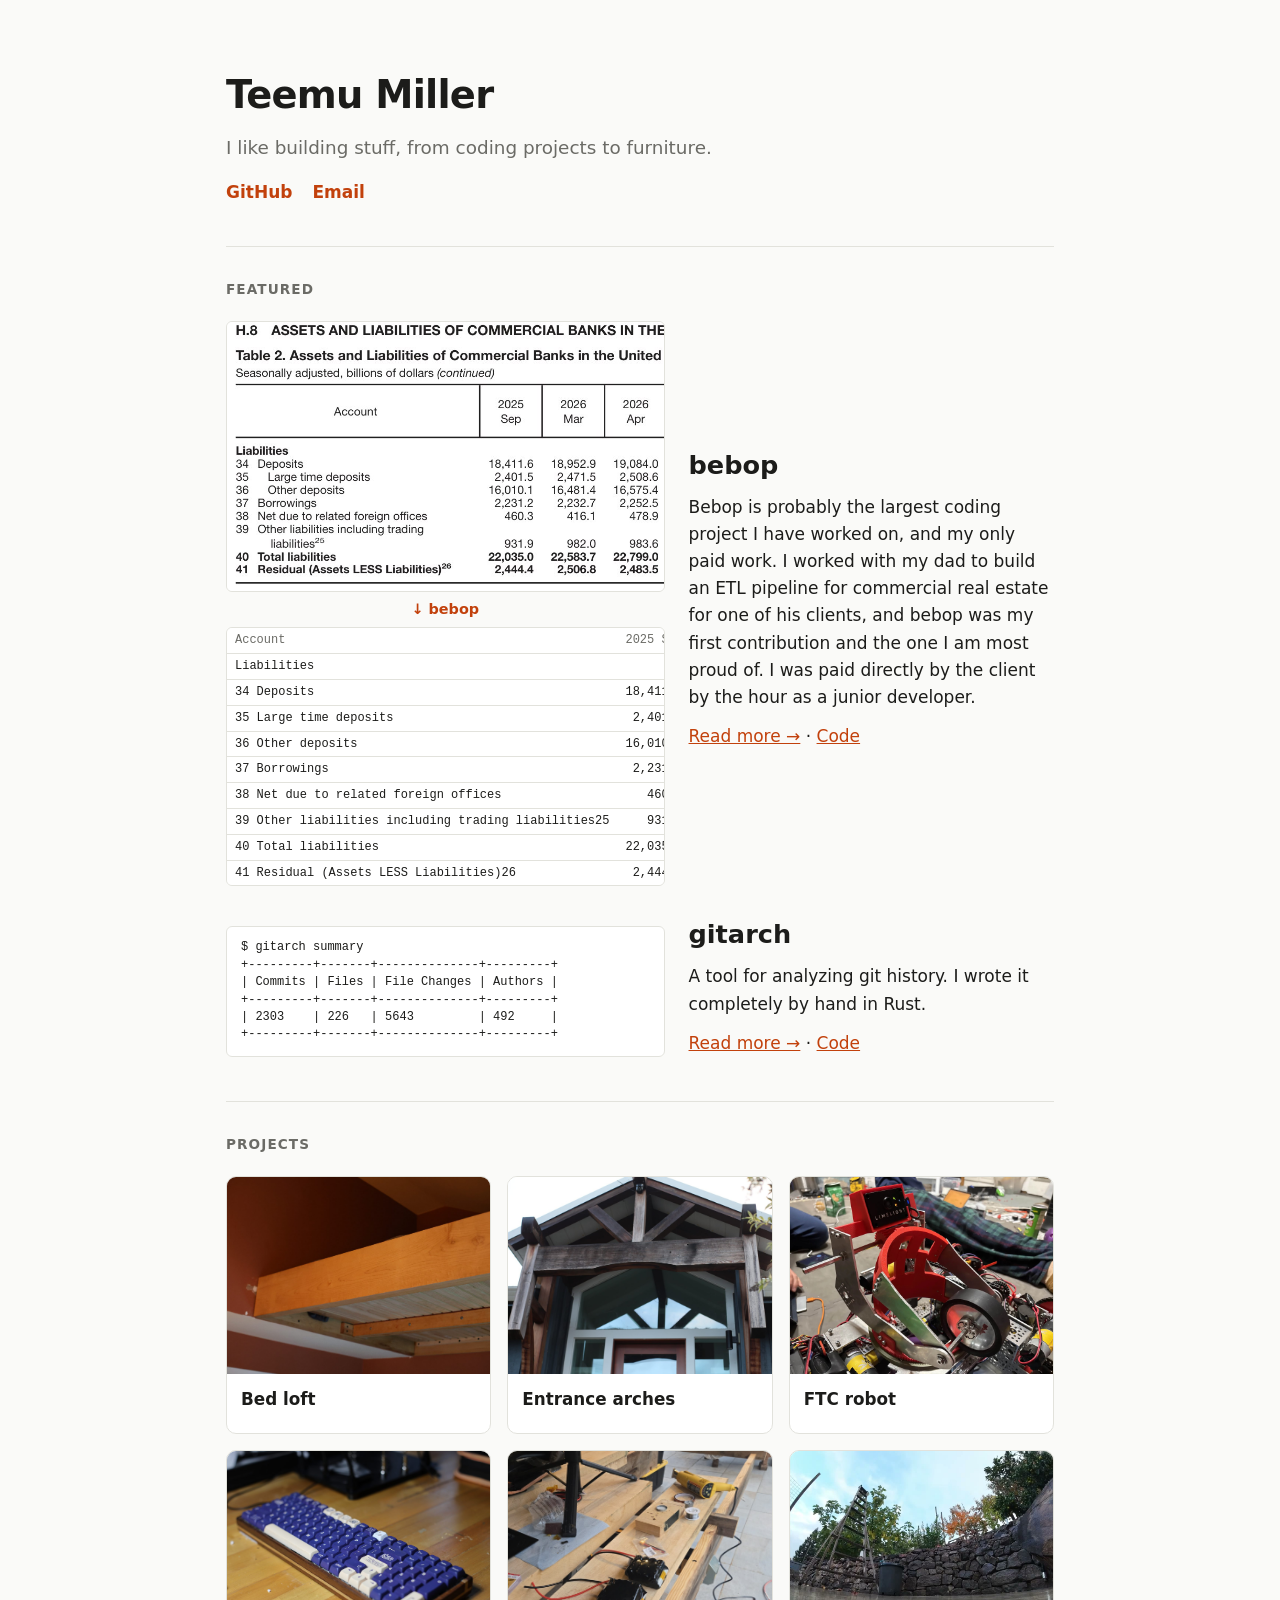
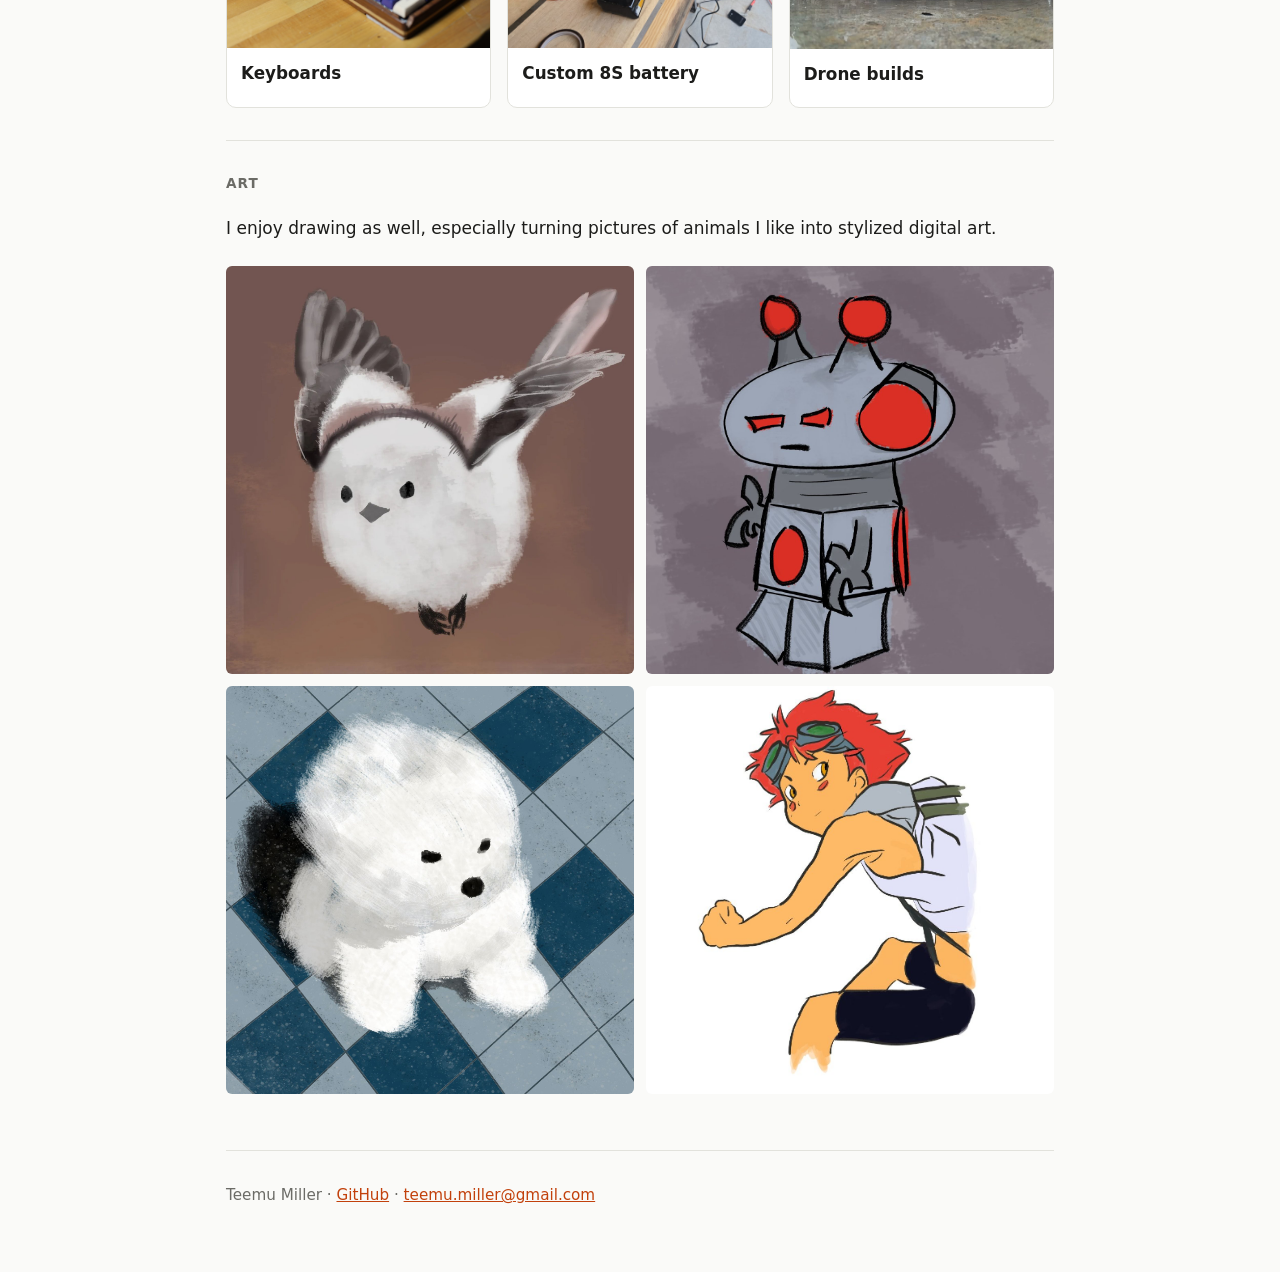
<file: index.html>
<!doctype html>
<html lang="en">
<head>
<meta charset="utf-8">
<meta name="viewport" content="width=device-width, initial-scale=1">
<title>Teemu Miller</title>
<link rel="stylesheet" href="style.css">
</head>
<body>
<div class="wrap">
<header class="site-head">
  <h1>Teemu Miller</h1>
  <p>I like building stuff, from coding projects to furniture.</p>
  <nav class="links">
    <a href="https://github.com/JeloBleb">GitHub</a>
    <a href="mailto:teemu.miller@gmail.com">Email</a>
  </nav>
</header>

<section>
  <h2>Featured</h2>
  <div class="featured">
    <figure class="ba">
      <img src="images/bebop-before-small.jpg" alt="Part of a table in a Federal Reserve PDF" loading="lazy">
      <p class="ba-arrow">↓ bebop</p>
      <div class="ba-scroll"><table class="ba-table"><thead><tr><th>Account</th><th>2025 Sep</th><th>2026 Mar</th><th>2026 Apr</th></tr></thead><tbody><tr><td>Liabilities</td><td></td><td></td><td></td></tr><tr><td>34 Deposits</td><td>18,411.6</td><td>18,952.9</td><td>19,084.0</td></tr><tr><td>35 Large time deposits</td><td>2,401.5</td><td>2,471.5</td><td>2,508.6</td></tr><tr><td>36 Other deposits</td><td>16,010.1</td><td>16,481.4</td><td>16,575.4</td></tr><tr><td>37 Borrowings</td><td>2,231.2</td><td>2,232.7</td><td>2,252.5</td></tr><tr><td>38 Net due to related foreign offices</td><td>460.3</td><td>416.1</td><td>478.9</td></tr><tr><td>39 Other liabilities including trading liabilities25</td><td>931.9</td><td>982.0</td><td>983.6</td></tr><tr><td>40 Total liabilities</td><td>22,035.0</td><td>22,583.7</td><td>22,799.0</td></tr><tr><td>41 Residual (Assets LESS Liabilities)26</td><td>2,444.4</td><td>2,506.8</td><td>2,483.5</td></tr></tbody></table></div>
    </figure>
    <div>
      <h3>bebop</h3>
      <p>Bebop is probably the largest coding project I have worked on, and my only paid work. I worked with my dad to build an ETL pipeline for commercial real estate for one of his clients, and bebop was my first contribution and the one I am most proud of. I was paid directly by the client by the hour as a junior developer.</p>
      <p><a href="projects/bebop.html">Read more →</a> · <a href="https://github.com/JeloBleb/bebop">Code</a></p>
    </div>
  </div>
  <div class="featured second">
    <pre class="term"><code>$ gitarch summary
+---------+-------+--------------+---------+
| Commits | Files | File Changes | Authors |
+---------+-------+--------------+---------+
| 2303    | 226   | 5643         | 492     |
+---------+-------+--------------+---------+</code></pre>
    <div>
      <h3>gitarch</h3>
      <p>A tool for analyzing git history. I wrote it completely by hand in Rust.</p>
      <p><a href="projects/gitarch.html">Read more →</a> · <a href="https://github.com/JeloBleb/gitarch">Code</a></p>
    </div>
  </div>
</section>

<section>
  <h2>Projects</h2>
  <div class="grid">
    <a class="card" href="projects/loft.html">
      <img src="images/loft-1.jpg" alt="Bed loft" loading="lazy">
      <div class="card-body">
        <h3>Bed loft</h3>
      </div>
    </a>
    <a class="card" href="projects/entrance.html">
      <img src="images/entrance-1.jpg" alt="Timber-frame entrance" loading="lazy">
      <div class="card-body">
        <h3>Entrance arches</h3>
      </div>
    </a>
    <a class="card" href="projects/robotics.html">
      <img src="images/robotics-robot-1.jpg" alt="The robot's ball launcher" loading="lazy">
      <div class="card-body">
        <h3>FTC robot</h3>
      </div>
    </a>
    <a class="card" href="projects/keyboards.html">
      <img src="images/keyboard-1.jpg" alt="Keyboard with a wooden case" loading="lazy">
      <div class="card-body">
        <h3>Keyboards</h3>
      </div>
    </a>
    <a class="card" href="projects/battery.html">
      <img src="images/battery-assembly-2.jpg" alt="Finished battery pack" loading="lazy">
      <div class="card-body">
        <h3>Custom 8S battery</h3>
      </div>
    </a>
    <a class="card" href="projects/drones.html">
      <img src="images/drone-fpv-poster.jpg" alt="Aerial view from the drone" loading="lazy">
      <div class="card-body">
        <h3>Drone builds</h3>
      </div>
    </a>
  </div>
</section>

<!-- Software: add a card here for any other repo you have something to say about. -->

<section>
  <h2>Art</h2>
  <p class="art-caption">I enjoy drawing as well, especially turning pictures of animals I like into stylized digital art.</p>
  <div class="gallery art">
    <img src="images/art-bird.jpg" alt="Digital painting of a round, fluffy white bird with dark wings, on a brown background" loading="lazy">
    <img src="images/art-robot.jpg" alt="Digital painting of a grumpy gray robot with red antennae and red panels" loading="lazy">
    <img src="images/art-dog.jpg" alt="Digital painting of a fluffy white dog sitting on blue checkered tiles" loading="lazy">
    <img src="images/art-ed.jpg" alt="Fan art: Ed from Cowboy Bebop, red hair and goggles, mid-crawl" loading="lazy">
  </div>
</section>

<footer>
  Teemu Miller · <a href="https://github.com/JeloBleb">GitHub</a> · <a href="mailto:teemu.miller@gmail.com">teemu.miller@gmail.com</a>
</footer>
</div>
<script src="lightbox.js" defer></script>
</body>
</html>
</file>
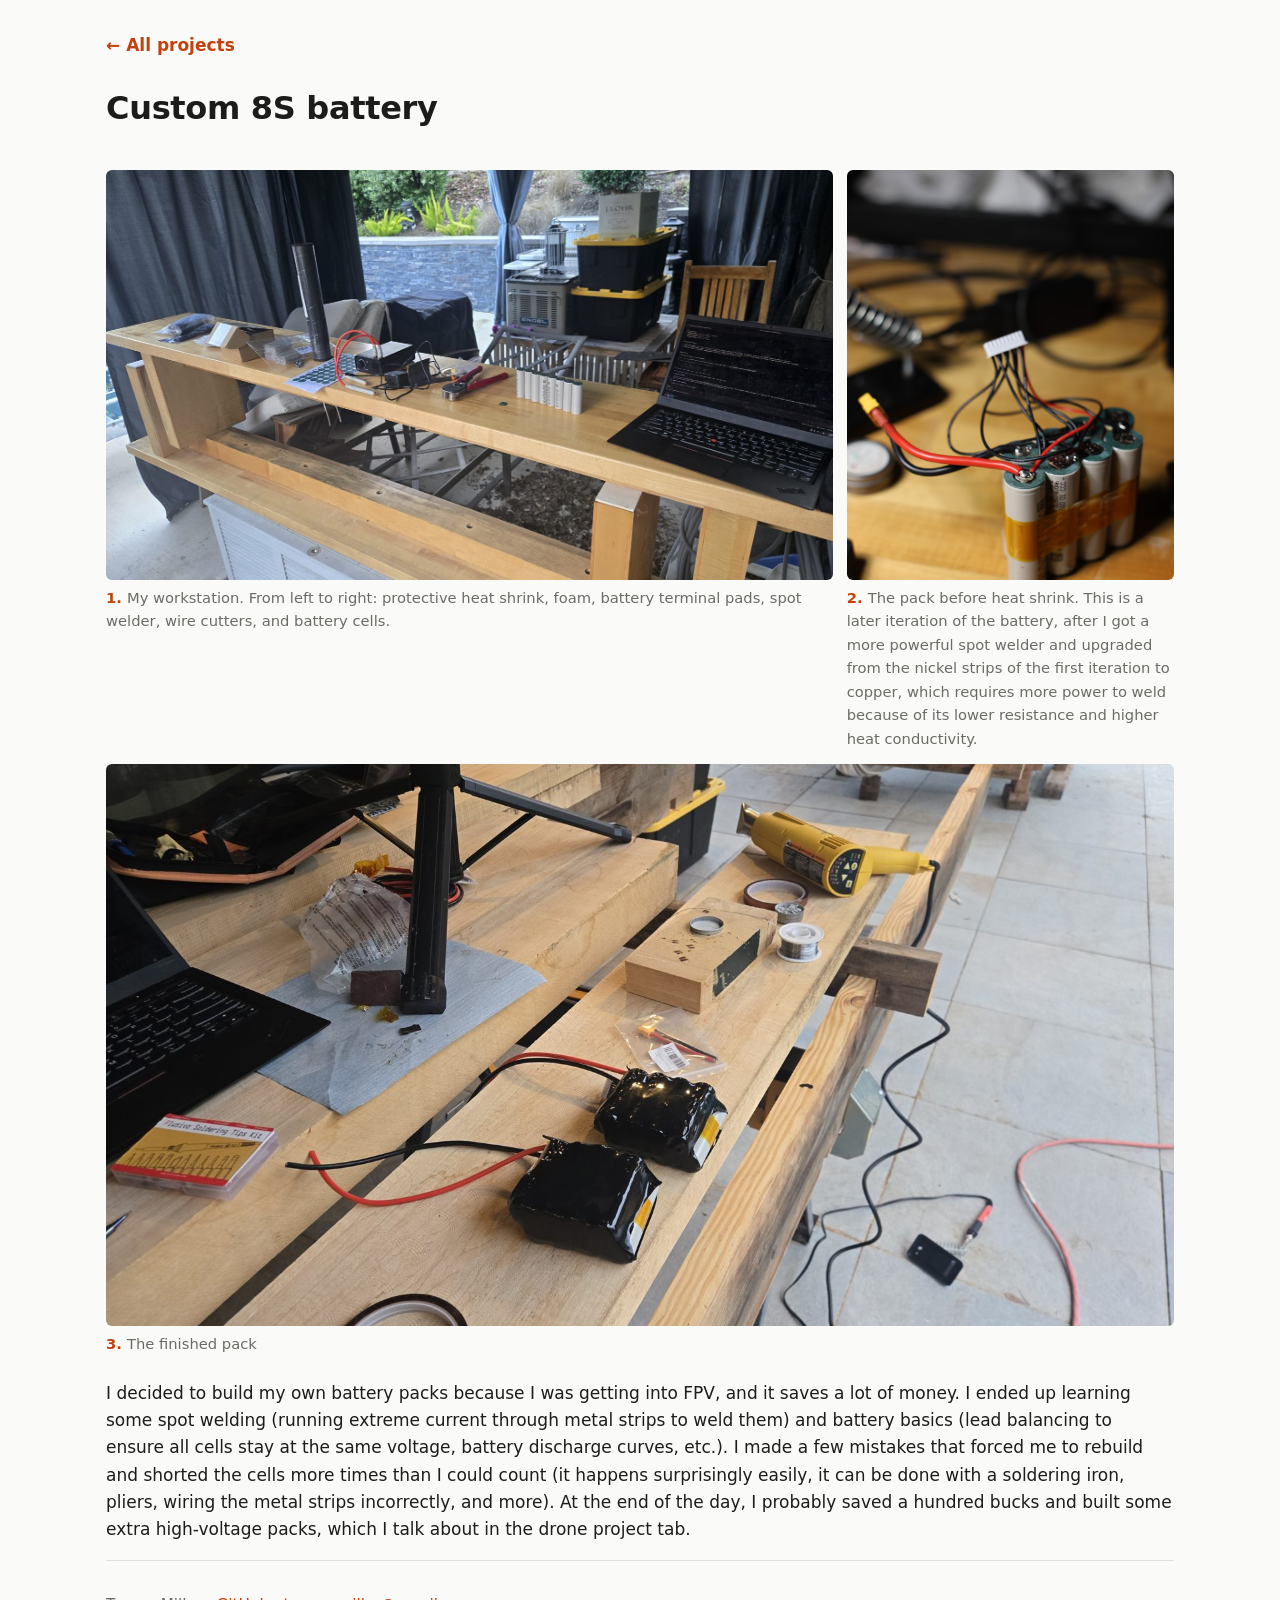
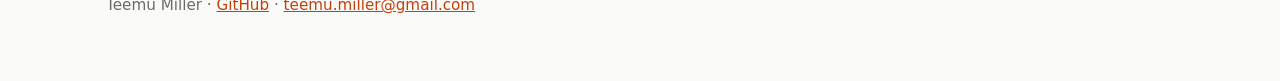
<file: projects/battery.html>
<!doctype html>
<html lang="en">
<head>
<meta charset="utf-8">
<meta name="viewport" content="width=device-width, initial-scale=1">
<title>Custom 8S battery · Teemu Miller</title>
<link rel="stylesheet" href="../style.css">
</head>
<body>
<div class="wrap wide">
<a class="back" href="../index.html">← All projects</a>
<article class="project">
  <header class="project-head">
    <h1>Custom 8S battery</h1>
  </header>

  <div class="gallery process">
    <figure style="--ar:1.776">
      <img src="../images/battery-cells-1.jpg" alt="Workstation with heat shrink, foam, battery terminal pads, a spot welder, wire cutters, and battery cells" loading="lazy">
      <figcaption>My workstation. From left to right: protective heat shrink, foam, battery terminal pads, spot welder, wire cutters, and battery cells.</figcaption>
    </figure>
    <figure style="--ar:0.8">
      <img src="../images/battery-assembly-1.jpg" alt="Battery pack before heat shrink, with copper strips, balance leads, and an XT60 connector" loading="lazy">
      <figcaption>The pack before heat shrink. This is a later iteration of the battery, after I got a more powerful spot welder and upgraded from the nickel strips of the first iteration to copper, which requires more power to weld because of its lower resistance and higher heat conductivity.</figcaption>
    </figure>
    <figure class="hero" style="--ar:1.9">
      <img src="../images/battery-assembly-2.jpg" alt="The finished 8S battery pack on the workbench" loading="lazy">
      <figcaption>The finished pack</figcaption>
    </figure>
  </div>

  <p class="project-para">I decided to build my own battery packs because I was getting into FPV, and it saves a lot of money. I ended up learning some spot welding (running extreme current through metal strips to weld them) and battery basics (lead balancing to ensure all cells stay at the same voltage, battery discharge curves, etc.). I made a few mistakes that forced me to rebuild and shorted the cells more times than I could count (it happens surprisingly easily, it can be done with a soldering iron, pliers, wiring the metal strips incorrectly, and more). At the end of the day, I probably saved a hundred bucks and built some extra high-voltage packs, which I talk about in the drone project tab.</p>
</article>

<footer>
  Teemu Miller · <a href="https://github.com/JeloBleb">GitHub</a> · <a href="mailto:teemu.miller@gmail.com">teemu.miller@gmail.com</a>
</footer>
</div>
<script src="../lightbox.js" defer></script>
</body>
</html>
</file>
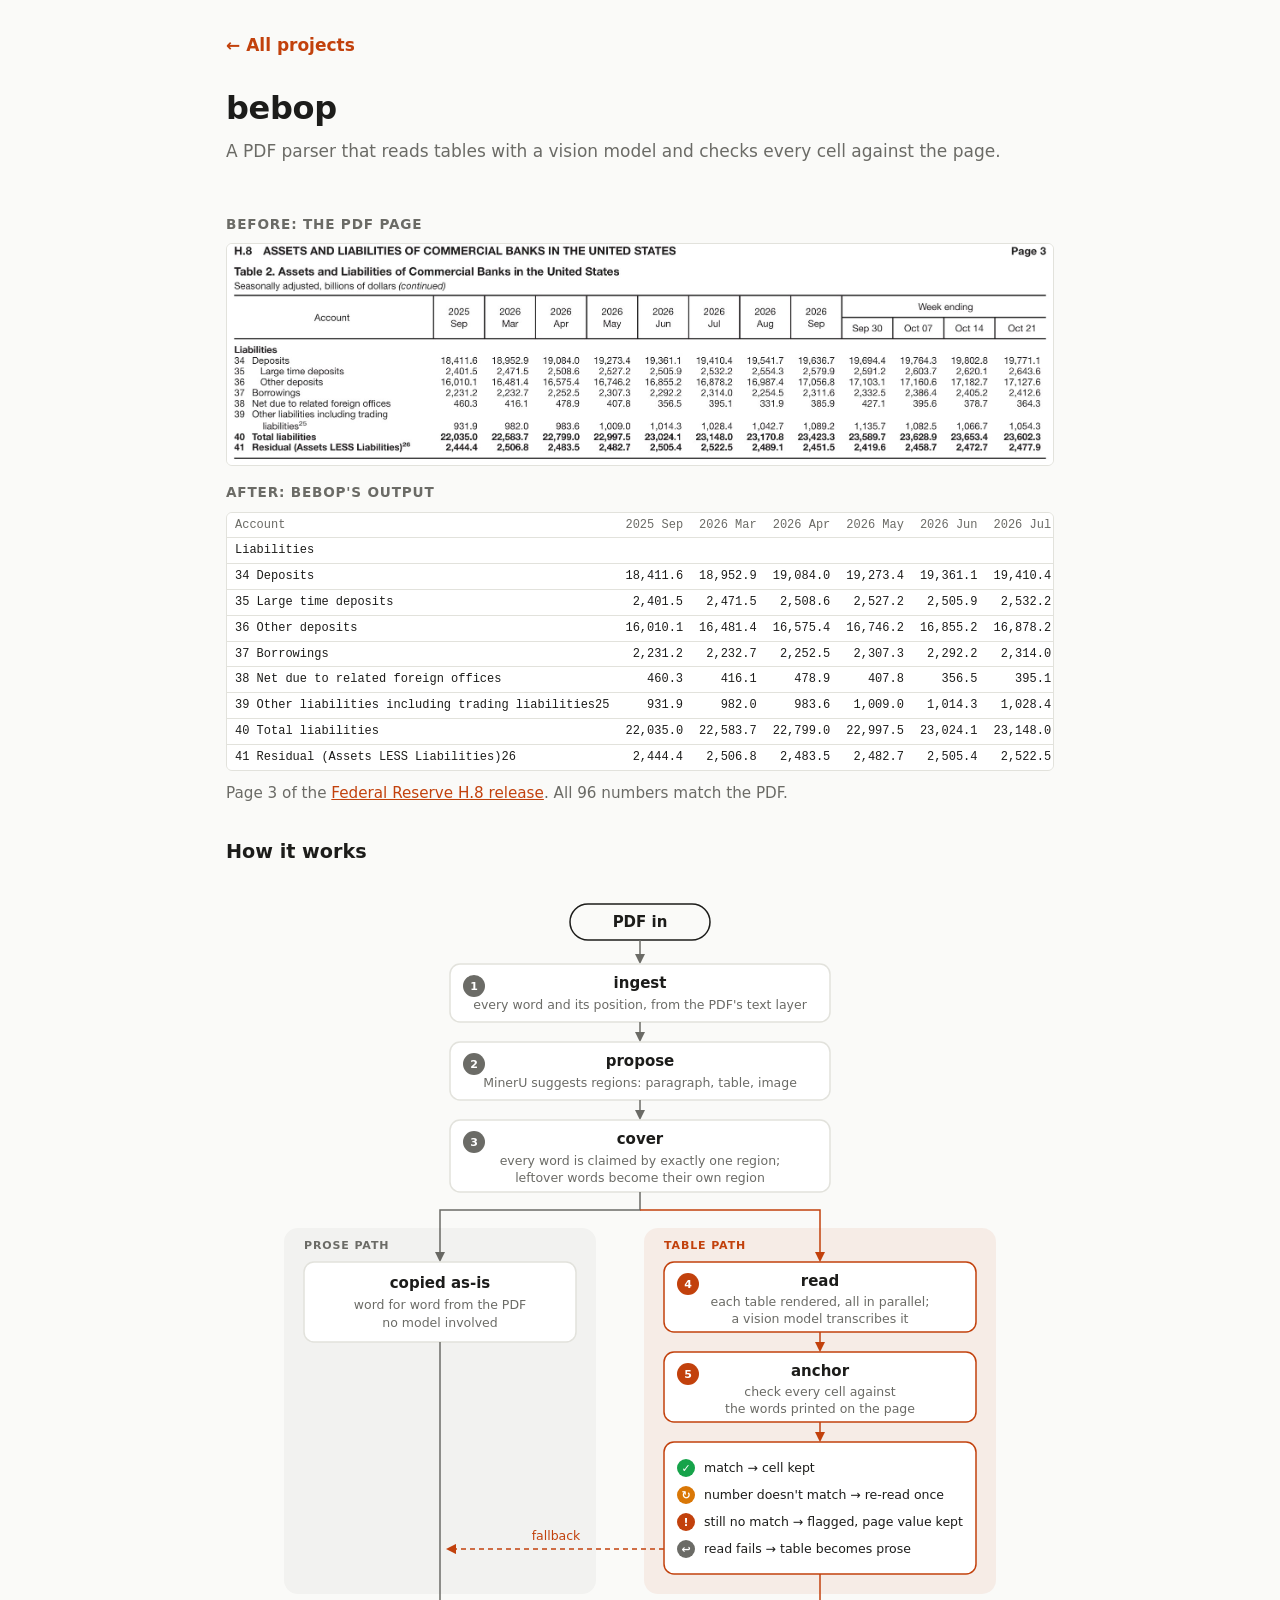
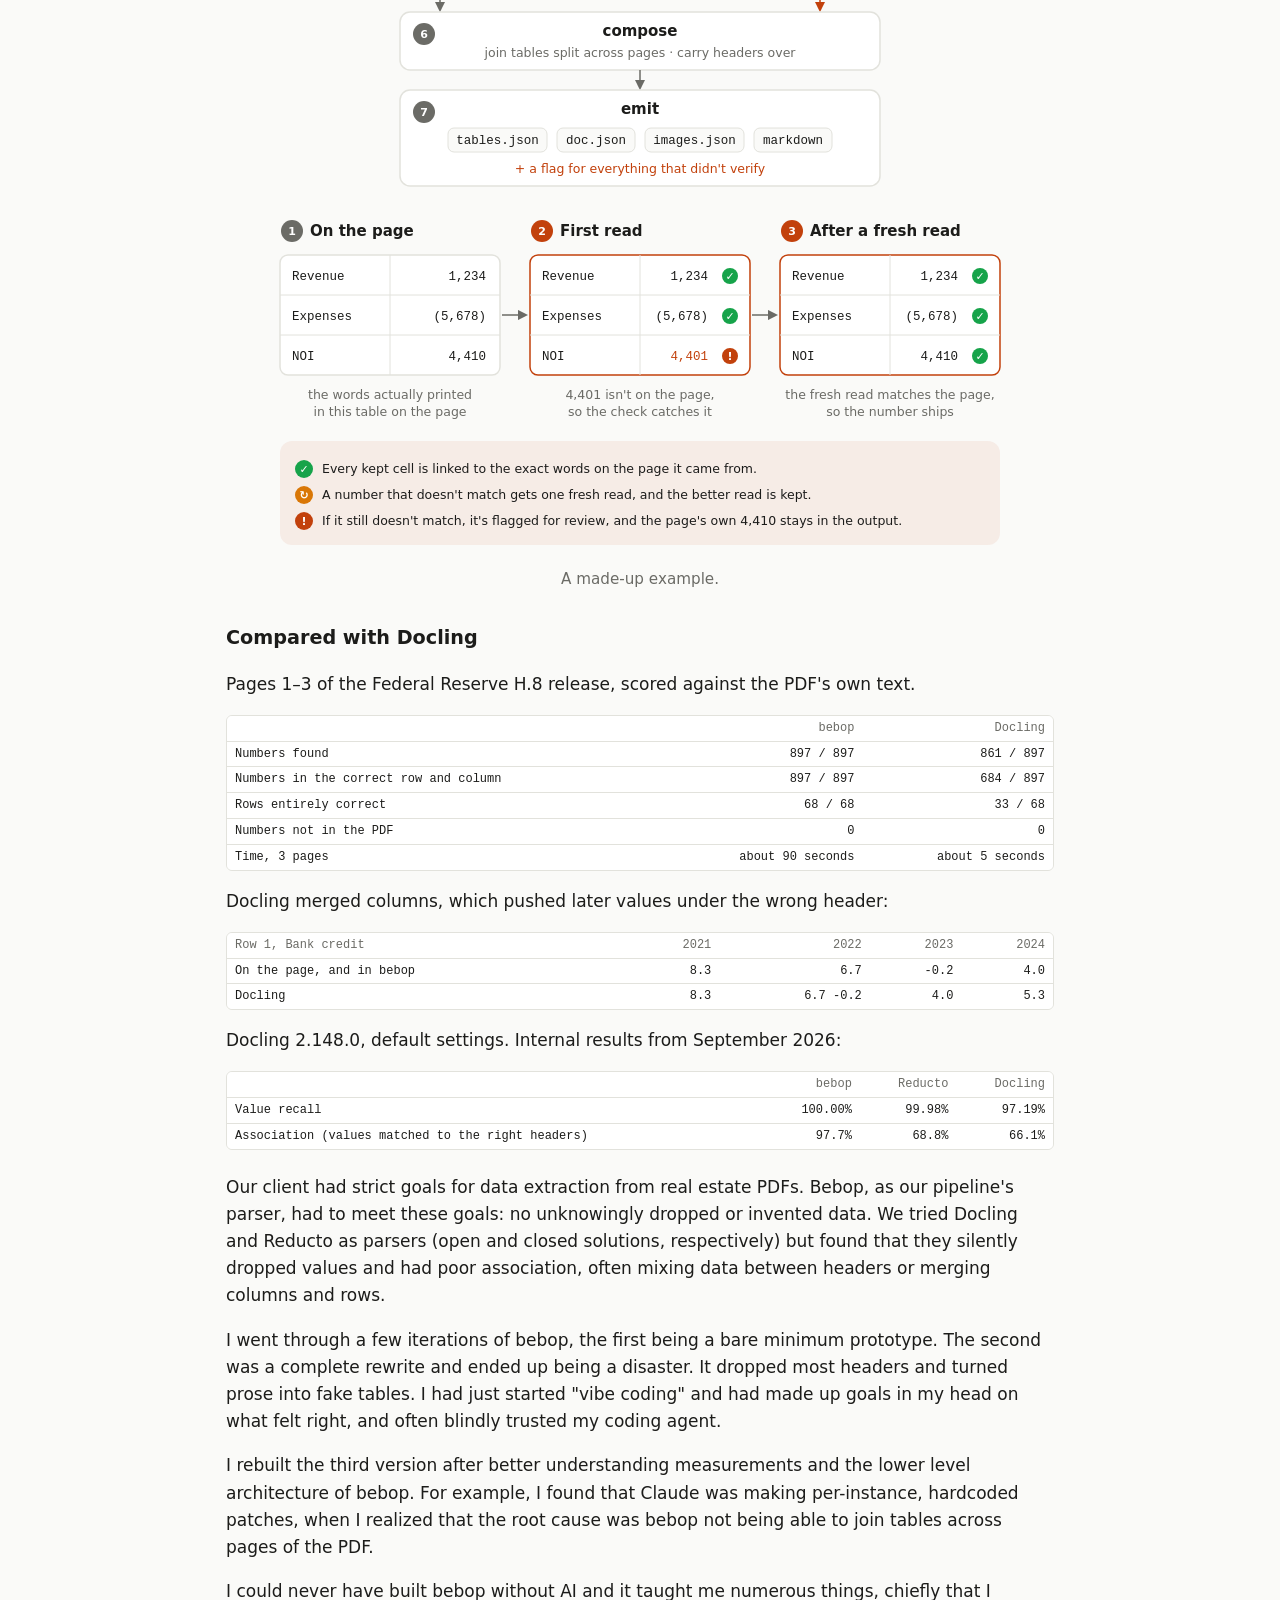
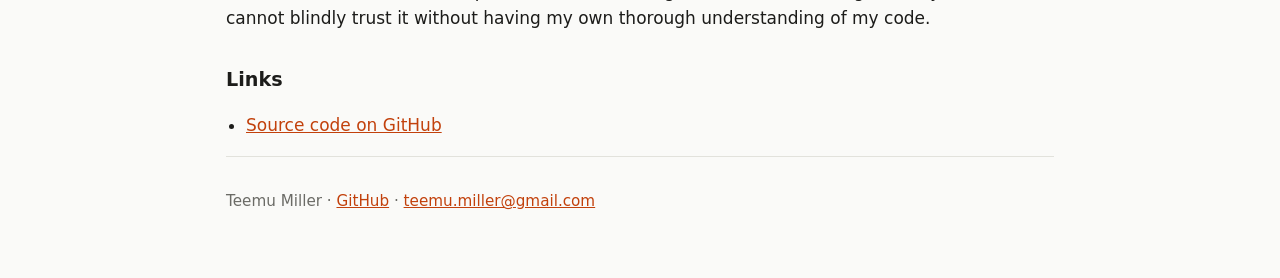
<file: projects/bebop.html>
<!doctype html>
<html lang="en">
<head>
<meta charset="utf-8">
<meta name="viewport" content="width=device-width, initial-scale=1">
<title>bebop · Teemu Miller</title>
<link rel="stylesheet" href="../style.css">
</head>
<body>
<div class="wrap">
<a class="back" href="../index.html">← All projects</a>
<article class="project">
  <header class="project-head">
    <h1>bebop</h1>
    <p class="project-lede">A PDF parser that reads tables with a vision model and checks every cell against the page.</p>
  </header>

  <div class="gallery">
    <figure class="hero ba">
      <h3>Before: the PDF page</h3>
      <img src="../images/bebop-before.jpg" alt="Page 3 of the Federal Reserve H.8 release: a table of US commercial bank liabilities" loading="lazy">
      <h3>After: bebop's output</h3>
      <div class="ba-scroll"><table class="ba-table"><thead><tr><th>Account</th><th>2025 Sep</th><th>2026 Mar</th><th>2026 Apr</th><th>2026 May</th><th>2026 Jun</th><th>2026 Jul</th><th>2026 Aug</th><th>2026 Sep</th><th>Week ending Sep 30</th><th>Oct 07</th><th>Oct 14</th><th>Oct 21</th></tr></thead><tbody><tr><td>Liabilities</td><td></td><td></td><td></td><td></td><td></td><td></td><td></td><td></td><td></td><td></td><td></td><td></td></tr><tr><td>34 Deposits</td><td>18,411.6</td><td>18,952.9</td><td>19,084.0</td><td>19,273.4</td><td>19,361.1</td><td>19,410.4</td><td>19,541.7</td><td>19,636.7</td><td>19,694.4</td><td>19,764.3</td><td>19,802.8</td><td>19,771.1</td></tr><tr><td>35 Large time deposits</td><td>2,401.5</td><td>2,471.5</td><td>2,508.6</td><td>2,527.2</td><td>2,505.9</td><td>2,532.2</td><td>2,554.3</td><td>2,579.9</td><td>2,591.2</td><td>2,603.7</td><td>2,620.1</td><td>2,643.6</td></tr><tr><td>36 Other deposits</td><td>16,010.1</td><td>16,481.4</td><td>16,575.4</td><td>16,746.2</td><td>16,855.2</td><td>16,878.2</td><td>16,987.4</td><td>17,056.8</td><td>17,103.1</td><td>17,160.6</td><td>17,182.7</td><td>17,127.6</td></tr><tr><td>37 Borrowings</td><td>2,231.2</td><td>2,232.7</td><td>2,252.5</td><td>2,307.3</td><td>2,292.2</td><td>2,314.0</td><td>2,254.5</td><td>2,311.6</td><td>2,332.5</td><td>2,386.4</td><td>2,405.2</td><td>2,412.6</td></tr><tr><td>38 Net due to related foreign offices</td><td>460.3</td><td>416.1</td><td>478.9</td><td>407.8</td><td>356.5</td><td>395.1</td><td>331.9</td><td>385.9</td><td>427.1</td><td>395.6</td><td>378.7</td><td>364.3</td></tr><tr><td>39 Other liabilities including trading liabilities25</td><td>931.9</td><td>982.0</td><td>983.6</td><td>1,009.0</td><td>1,014.3</td><td>1,028.4</td><td>1,042.7</td><td>1,089.2</td><td>1,135.7</td><td>1,082.5</td><td>1,066.7</td><td>1,054.3</td></tr><tr><td>40 Total liabilities</td><td>22,035.0</td><td>22,583.7</td><td>22,799.0</td><td>22,997.5</td><td>23,024.1</td><td>23,148.0</td><td>23,170.8</td><td>23,423.3</td><td>23,589.7</td><td>23,628.9</td><td>23,653.4</td><td>23,602.3</td></tr><tr><td>41 Residual (Assets LESS Liabilities)26</td><td>2,444.4</td><td>2,506.8</td><td>2,483.5</td><td>2,482.7</td><td>2,505.4</td><td>2,522.5</td><td>2,489.1</td><td>2,451.5</td><td>2,419.6</td><td>2,458.7</td><td>2,472.7</td><td>2,477.9</td></tr></tbody></table></div>
      <figcaption>Page 3 of the <a href="../docs/fed-h8-pages-1-3.pdf">Federal Reserve H.8 release</a>. All 96 numbers match the PDF.</figcaption>
    </figure>
  </div>

  <h2>How it works</h2>
  <div class="gallery">
    <figure class="hero pipeline-wrap">
      <svg class="pipeline" viewBox="0 0 760 905" role="img" aria-labelledby="pl-title pl-desc" xmlns="http://www.w3.org/2000/svg">
        <title id="pl-title">How bebop turns a PDF into data</title>
        <desc id="pl-desc">A PDF goes through ingest, propose and cover. Then prose is copied straight from the PDF's text, while each table is read by a vision model and every cell is checked against the words on the page. A number that doesn't match gets one re-read; a number still unmatched is flagged and left empty; a failed read falls back to prose. Compose joins tables across pages, and emit writes tables.json, doc.json, images.json and markdown, plus a flag for everything that didn't verify.</desc>
        <defs>
          <marker id="pl-arr" viewBox="0 0 10 10" refX="8" refY="5" markerWidth="7" markerHeight="7" orient="auto-start-reverse"><path class="m" d="M0,0 L10,5 L0,10 z"/></marker>
          <marker id="pl-arr-t" viewBox="0 0 10 10" refX="8" refY="5" markerWidth="7" markerHeight="7" orient="auto-start-reverse"><path class="m table" d="M0,0 L10,5 L0,10 z"/></marker>
        </defs>
      
        <!-- input -->
        <rect class="chip strong" x="310" y="12" width="140" height="36" rx="18"/>
        <text class="t" x="380" y="35" text-anchor="middle">PDF in</text>
        <path class="a" d="M380,48 V70" marker-end="url(#pl-arr)"/>
      
        <!-- 1 ingest -->
        <rect class="box" x="190" y="72" width="380" height="58" rx="10"/>
        <circle class="num" cx="214" cy="94" r="11"/><text class="num-t" x="214" y="98" text-anchor="middle">1</text>
        <text class="t" x="380" y="96" text-anchor="middle">ingest</text>
        <text class="s" x="380" y="117" text-anchor="middle">every word and its position, from the PDF's text layer</text>
        <path class="a" d="M380,130 V148" marker-end="url(#pl-arr)"/>
      
        <!-- 2 propose -->
        <rect class="box" x="190" y="150" width="380" height="58" rx="10"/>
        <circle class="num" cx="214" cy="172" r="11"/><text class="num-t" x="214" y="176" text-anchor="middle">2</text>
        <text class="t" x="380" y="174" text-anchor="middle">propose</text>
        <text class="s" x="380" y="195" text-anchor="middle">MinerU suggests regions: paragraph, table, image</text>
        <path class="a" d="M380,208 V226" marker-end="url(#pl-arr)"/>
      
        <!-- 3 cover -->
        <rect class="box" x="190" y="228" width="380" height="72" rx="10"/>
        <circle class="num" cx="214" cy="250" r="11"/><text class="num-t" x="214" y="254" text-anchor="middle">3</text>
        <text class="t" x="380" y="252" text-anchor="middle">cover</text>
        <text class="s" x="380" y="273" text-anchor="middle">every word is claimed by exactly one region;</text>
        <text class="s" x="380" y="290" text-anchor="middle">leftover words become their own region</text>
      
        <!-- split -->
        <path class="a" d="M380,300 V318 H180 V368" marker-end="url(#pl-arr)"/>
        <path class="a table" d="M380,318 H560 V368" marker-end="url(#pl-arr-t)"/>
      
        <!-- lanes -->
        <rect class="lane-bg" x="24" y="336" width="312" height="366" rx="14"/>
        <text class="lane-label" x="44" y="357">PROSE PATH</text>
        <rect class="lane-bg table" x="384" y="336" width="352" height="366" rx="14"/>
        <text class="lane-label table" x="404" y="357">TABLE PATH</text>
      
        <!-- prose -->
        <rect class="box" x="44" y="370" width="272" height="80" rx="10"/>
        <text class="t" x="180" y="396" text-anchor="middle">copied as-is</text>
        <text class="s" x="180" y="417" text-anchor="middle">word for word from the PDF</text>
        <text class="s" x="180" y="435" text-anchor="middle">no model involved</text>
        <path class="a" d="M180,450 V718" marker-end="url(#pl-arr)"/>
      
        <!-- 4 read -->
        <rect class="box table" x="404" y="370" width="312" height="70" rx="10"/>
        <circle class="num table" cx="428" cy="392" r="11"/><text class="num-t" x="428" y="396" text-anchor="middle">4</text>
        <text class="t" x="560" y="394" text-anchor="middle">read</text>
        <text class="s" x="560" y="414" text-anchor="middle">each table rendered, all in parallel;</text>
        <text class="s" x="560" y="431" text-anchor="middle">a vision model transcribes it</text>
        <path class="a table" d="M560,440 V458" marker-end="url(#pl-arr-t)"/>
      
        <!-- 5 anchor -->
        <rect class="box table" x="404" y="460" width="312" height="70" rx="10"/>
        <circle class="num table" cx="428" cy="482" r="11"/><text class="num-t" x="428" y="486" text-anchor="middle">5</text>
        <text class="t" x="560" y="484" text-anchor="middle">anchor</text>
        <text class="s" x="560" y="504" text-anchor="middle">check every cell against</text>
        <text class="s" x="560" y="521" text-anchor="middle">the words printed on the page</text>
        <path class="a table" d="M560,530 V548" marker-end="url(#pl-arr-t)"/>
      
        <!-- outcomes -->
        <rect class="box table" x="404" y="550" width="312" height="132" rx="10"/>
        <circle class="badge ok" cx="426" cy="576" r="9"/><text class="badge-t" x="426" y="580" text-anchor="middle">✓</text>
        <text class="s fg" x="444" y="580">match → cell kept</text>
        <circle class="badge warn" cx="426" cy="603" r="9"/><text class="badge-t" x="426" y="607" text-anchor="middle">↻</text>
        <text class="s fg" x="444" y="607">number doesn't match → re-read once</text>
        <circle class="badge bad" cx="426" cy="630" r="9"/><text class="badge-t" x="426" y="634" text-anchor="middle">!</text>
        <text class="s fg" x="444" y="634">still no match → flagged, page value kept</text>
        <circle class="badge muted" cx="426" cy="657" r="9"/><text class="badge-t" x="426" y="661" text-anchor="middle">↩</text>
        <text class="s fg" x="444" y="661">read fails → table becomes prose</text>
        <path class="a table" d="M560,682 V718" marker-end="url(#pl-arr-t)"/>
      
        <!-- fallback -->
        <path class="a table dash" d="M404,657 H188" marker-end="url(#pl-arr-t)"/>
        <text class="s accent" x="296" y="648" text-anchor="middle">fallback</text>
      
        <!-- 6 compose -->
        <rect class="box" x="140" y="720" width="480" height="58" rx="10"/>
        <circle class="num" cx="164" cy="742" r="11"/><text class="num-t" x="164" y="746" text-anchor="middle">6</text>
        <text class="t" x="380" y="744" text-anchor="middle">compose</text>
        <text class="s" x="380" y="765" text-anchor="middle">join tables split across pages · carry headers over</text>
        <path class="a" d="M380,778 V796" marker-end="url(#pl-arr)"/>
      
        <!-- 7 emit -->
        <rect class="box" x="140" y="798" width="480" height="96" rx="10"/>
        <circle class="num" cx="164" cy="820" r="11"/><text class="num-t" x="164" y="824" text-anchor="middle">7</text>
        <text class="t" x="380" y="822" text-anchor="middle">emit</text>
        <rect class="chip" x="188" y="836" width="99" height="24" rx="6"/><text class="mono" x="237.5" y="852" text-anchor="middle">tables.json</text>
        <rect class="chip" x="297" y="836" width="78" height="24" rx="6"/><text class="mono" x="336" y="852" text-anchor="middle">doc.json</text>
        <rect class="chip" x="385" y="836" width="99" height="24" rx="6"/><text class="mono" x="434.5" y="852" text-anchor="middle">images.json</text>
        <rect class="chip" x="494" y="836" width="78" height="24" rx="6"/><text class="mono" x="533" y="852" text-anchor="middle">markdown</text>
        <text class="s accent" x="380" y="881" text-anchor="middle">+ a flag for everything that didn't verify</text>
      </svg>
    </figure>
    <figure class="hero pipeline-wrap">
      <svg class="pipeline anchor" viewBox="0 0 760 350" role="img" aria-labelledby="an-title an-desc" xmlns="http://www.w3.org/2000/svg">
        <title id="an-title">How bebop catches a misread number</title>
        <desc id="an-desc">The page says NOI 4,410. The first read gets it wrong as 4,401. That number is not among the words printed in the table, so the check catches it and bebop reads the table again. The fresh read says 4,410, which matches the page, so it ships. If a number still does not match, it is flagged for review and the page's own value stays in the output.</desc>
        <defs><marker id="an-arr" viewBox="0 0 10 10" refX="8" refY="5" markerWidth="7" markerHeight="7" orient="auto"><path class="m" d="M0,0 L10,5 L0,10 z"/></marker></defs>
        <circle class="num" cx="32" cy="22" r="11"/><text class="num-t" x="32" y="26" text-anchor="middle">1</text>
        <text class="t" x="50" y="27">On the page</text>
        <rect class="box" x="20" y="46" width="220" height="120" rx="8"/>
        <path class="rule" d="M20,86 H240"/>
        <path class="rule" d="M20,126 H240"/>
        <path class="rule" d="M130,46 V166"/>
        <text class="mono" x="32" y="71">Revenue</text>
        <text class="mono" x="226" y="71" text-anchor="end">1,234</text>
        <text class="mono" x="32" y="111">Expenses</text>
        <text class="mono" x="226" y="111" text-anchor="end">(5,678)</text>
        <text class="mono" x="32" y="151">NOI</text>
        <text class="mono" x="226" y="151" text-anchor="end">4,410</text>
        <circle class="num table" cx="282" cy="22" r="11"/><text class="num-t" x="282" y="26" text-anchor="middle">2</text>
        <text class="t" x="300" y="27">First read</text>
        <rect class="box table" x="270" y="46" width="220" height="120" rx="8"/>
        <path class="rule" d="M270,86 H490"/>
        <path class="rule" d="M270,126 H490"/>
        <path class="rule" d="M380,46 V166"/>
        <text class="mono" x="282" y="71">Revenue</text>
        <text class="mono" x="448" y="71" text-anchor="end">1,234</text>
        <circle class="badge ok" cx="470" cy="67" r="8"/><text class="badge-t" x="470" y="71" text-anchor="middle">✓</text>
        <text class="mono" x="282" y="111">Expenses</text>
        <text class="mono" x="448" y="111" text-anchor="end">(5,678)</text>
        <circle class="badge ok" cx="470" cy="107" r="8"/><text class="badge-t" x="470" y="111" text-anchor="middle">✓</text>
        <text class="mono" x="282" y="151">NOI</text>
        <text class="mono accent" x="448" y="151" text-anchor="end">4,401</text>
        <circle class="badge bad" cx="470" cy="147" r="8"/><text class="badge-t" x="470" y="151" text-anchor="middle">!</text>
        <circle class="num table" cx="532" cy="22" r="11"/><text class="num-t" x="532" y="26" text-anchor="middle">3</text>
        <text class="t" x="550" y="27">After a fresh read</text>
        <rect class="box table" x="520" y="46" width="220" height="120" rx="8"/>
        <path class="rule" d="M520,86 H740"/>
        <path class="rule" d="M520,126 H740"/>
        <path class="rule" d="M630,46 V166"/>
        <text class="mono" x="532" y="71">Revenue</text>
        <text class="mono" x="698" y="71" text-anchor="end">1,234</text>
        <circle class="badge ok" cx="720" cy="67" r="8"/><text class="badge-t" x="720" y="71" text-anchor="middle">✓</text>
        <text class="mono" x="532" y="111">Expenses</text>
        <text class="mono" x="698" y="111" text-anchor="end">(5,678)</text>
        <circle class="badge ok" cx="720" cy="107" r="8"/><text class="badge-t" x="720" y="111" text-anchor="middle">✓</text>
        <text class="mono" x="532" y="151">NOI</text>
        <text class="mono" x="698" y="151" text-anchor="end">4,410</text>
        <circle class="badge ok" cx="720" cy="147" r="8"/><text class="badge-t" x="720" y="151" text-anchor="middle">✓</text>
        <path class="a" d="M242,106 H266" marker-end="url(#an-arr)"/>
        <path class="a" d="M492,106 H516" marker-end="url(#an-arr)"/>
        <text class="s" x="130" y="190" text-anchor="middle">the words actually printed</text>
        <text class="s" x="130" y="207" text-anchor="middle">in this table on the page</text>
        <text class="s" x="380" y="190" text-anchor="middle">4,401 isn't on the page,</text>
        <text class="s" x="380" y="207" text-anchor="middle">so the check catches it</text>
        <text class="s" x="630" y="190" text-anchor="middle">the fresh read matches the page,</text>
        <text class="s" x="630" y="207" text-anchor="middle">so the number ships</text>
        <rect class="lane-bg table" x="20" y="232" width="720" height="104" rx="12"/>
        <circle class="badge ok" cx="44" cy="260" r="9"/><text class="badge-t" x="44" y="264" text-anchor="middle">✓</text>
        <text class="s fg" x="62" y="264">Every kept cell is linked to the exact words on the page it came from.</text>
        <circle class="badge warn" cx="44" cy="286" r="9"/><text class="badge-t" x="44" y="290" text-anchor="middle">↻</text>
        <text class="s fg" x="62" y="290">A number that doesn't match gets one fresh read, and the better read is kept.</text>
        <circle class="badge bad" cx="44" cy="312" r="9"/><text class="badge-t" x="44" y="316" text-anchor="middle">!</text>
        <text class="s fg" x="62" y="316">If it still doesn't match, it's flagged for review, and the page's own 4,410 stays in the output.</text>
      </svg>
      <figcaption>A made-up example.</figcaption>
    </figure>
  </div>

  <h2>Compared with Docling</h2>
  <p>Pages 1–3 of the Federal Reserve H.8 release, scored against the PDF's own text.</p>
  <div class="ba-scroll">
    <table class="ba-table compare">
      <thead><tr><th></th><th>bebop</th><th>Docling</th></tr></thead>
      <tbody>
        <tr><td>Numbers found</td><td>897 / 897</td><td>861 / 897</td></tr>
        <tr><td>Numbers in the correct row and column</td><td>897 / 897</td><td>684 / 897</td></tr>
        <tr><td>Rows entirely correct</td><td>68 / 68</td><td>33 / 68</td></tr>
        <tr><td>Numbers not in the PDF</td><td>0</td><td>0</td></tr>
        <tr><td>Time, 3 pages</td><td>about 90 seconds</td><td>about 5 seconds</td></tr>
      </tbody>
    </table>
  </div>
  <p>Docling merged columns, which pushed later values under the wrong header:</p>
  <div class="ba-scroll">
    <table class="ba-table">
      <thead><tr><th>Row 1, Bank credit</th><th>2021</th><th>2022</th><th>2023</th><th>2024</th></tr></thead>
      <tbody>
        <tr><td>On the page, and in bebop</td><td>8.3</td><td>6.7</td><td>-0.2</td><td>4.0</td></tr>
        <tr><td>Docling</td><td>8.3</td><td>6.7 -0.2</td><td>4.0</td><td>5.3</td></tr>
      </tbody>
    </table>
  </div>
  <p>Docling 2.148.0, default settings. Internal results from September 2026:</p>
  <div class="ba-scroll">
    <table class="ba-table compare">
      <thead><tr><th></th><th>bebop</th><th>Reducto</th><th>Docling</th></tr></thead>
      <tbody>
        <tr><td>Value recall</td><td>100.00%</td><td>99.98%</td><td>97.19%</td></tr>
        <tr><td>Association (values matched to the right headers)</td><td>97.7%</td><td>68.8%</td><td>66.1%</td></tr>
      </tbody>
    </table>
  </div>

  <p class="project-para">Our client had strict goals for data extraction from real estate PDFs. Bebop, as our pipeline's parser, had to meet these goals: no unknowingly dropped or invented data. We tried Docling and Reducto as parsers (open and closed solutions, respectively) but found that they silently dropped values and had poor association, often mixing data between headers or merging columns and rows.</p>
  <p>I went through a few iterations of bebop, the first being a bare minimum prototype. The second was a complete rewrite and ended up being a disaster. It dropped most headers and turned prose into fake tables. I had just started "vibe coding" and had made up goals in my head on what felt right, and often blindly trusted my coding agent.</p>
  <p>I rebuilt the third version after better understanding measurements and the lower level architecture of bebop. For example, I found that Claude was making per-instance, hardcoded patches, when I realized that the root cause was bebop not being able to join tables across pages of the PDF.</p>
  <p>I could never have built bebop without AI and it taught me numerous things, chiefly that I cannot blindly trust it without having my own thorough understanding of my code.</p>

  <h2>Links</h2>
  <ul class="links-list"><li><a href="https://github.com/JeloBleb/bebop">Source code on GitHub</a></li></ul>
</article>

<footer>
  Teemu Miller · <a href="https://github.com/JeloBleb">GitHub</a> · <a href="mailto:teemu.miller@gmail.com">teemu.miller@gmail.com</a>
</footer>
</div>
<script src="../lightbox.js" defer></script>
</body>
</html>
</file>
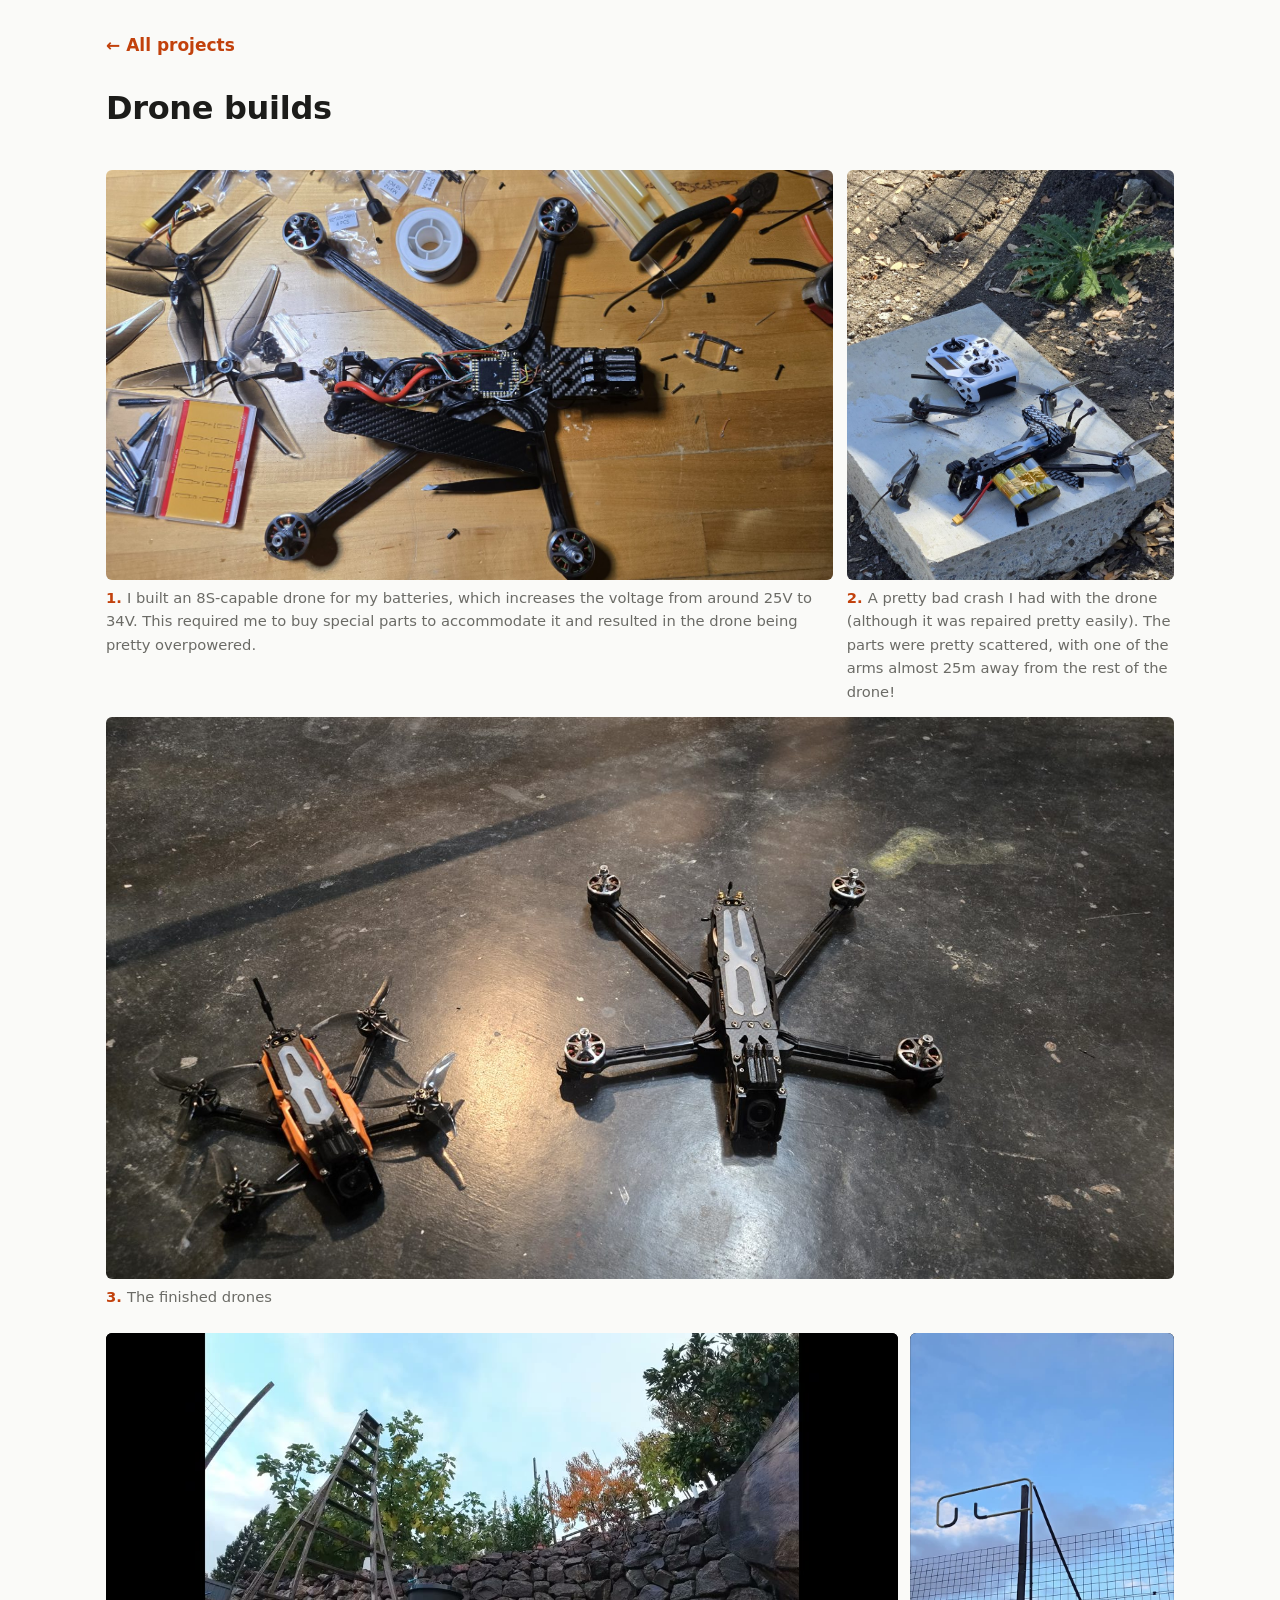
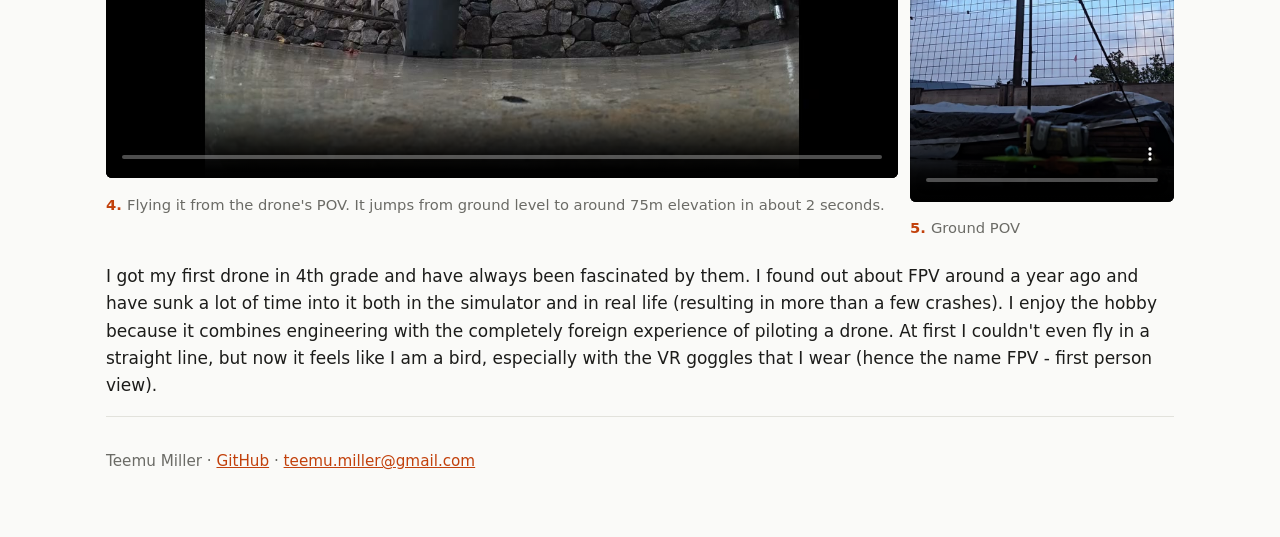
<file: projects/drones.html>
<!doctype html>
<html lang="en">
<head>
<meta charset="utf-8">
<meta name="viewport" content="width=device-width, initial-scale=1">
<title>Drone builds · Teemu Miller</title>
<link rel="stylesheet" href="../style.css">
</head>
<body>
<div class="wrap wide">
<a class="back" href="../index.html">← All projects</a>
<article class="project">
  <header class="project-head">
    <h1>Drone builds</h1>
  </header>

  <div class="gallery process">
    <figure style="--ar:1.776">
      <img src="../images/drones-assembly-1.jpg" alt="Drone mid-build: close-up of the electronics on the carbon frame" loading="lazy">
      <figcaption>I built an 8S-capable drone for my batteries, which increases the voltage from around 25V to 34V. This required me to buy special parts to accommodate it and resulted in the drone being pretty overpowered.</figcaption>
    </figure>
    <figure style="--ar:0.8">
      <img src="../images/battery-installed-1.jpg" alt="The drone after a crash, with its parts on a concrete block next to the radio controller" loading="lazy">
      <figcaption>A pretty bad crash I had with the drone (although it was repaired pretty easily). The parts were pretty scattered, with one of the arms almost 25m away from the rest of the drone!</figcaption>
    </figure>
    <figure class="hero" style="--ar:1.9">
      <img src="../images/drones-1.jpg" alt="Two finished FPV drones on a concrete floor" loading="lazy">
      <figcaption>The finished drones</figcaption>
    </figure>
  </div>

  <div class="videos">
    <figure><video src="../images/drone-fpv.mp4" poster="../images/drone-fpv-poster.jpg" controls muted playsinline preload="none" aria-label="Flight footage from the drone's camera"></video><figcaption>Flying it from the drone's POV. It jumps from ground level to around 75m elevation in about 2 seconds.</figcaption></figure>
    <figure><video src="../images/drone-ground-pov.mp4" poster="../images/drone-ground-pov-poster.jpg" controls muted playsinline preload="none" aria-label="The drone taking off, filmed from the ground"></video><figcaption>Ground POV</figcaption></figure>
  </div>

  <p class="project-para">I got my first drone in 4th grade and have always been fascinated by them. I found out about FPV around a year ago and have sunk a lot of time into it both in the simulator and in real life (resulting in more than a few crashes). I enjoy the hobby because it combines engineering with the completely foreign experience of piloting a drone. At first I couldn't even fly in a straight line, but now it feels like I am a bird, especially with the VR goggles that I wear (hence the name FPV - first person view).</p>
</article>

<footer>
  Teemu Miller · <a href="https://github.com/JeloBleb">GitHub</a> · <a href="mailto:teemu.miller@gmail.com">teemu.miller@gmail.com</a>
</footer>
</div>
<script src="../lightbox.js" defer></script>
</body>
</html>
</file>
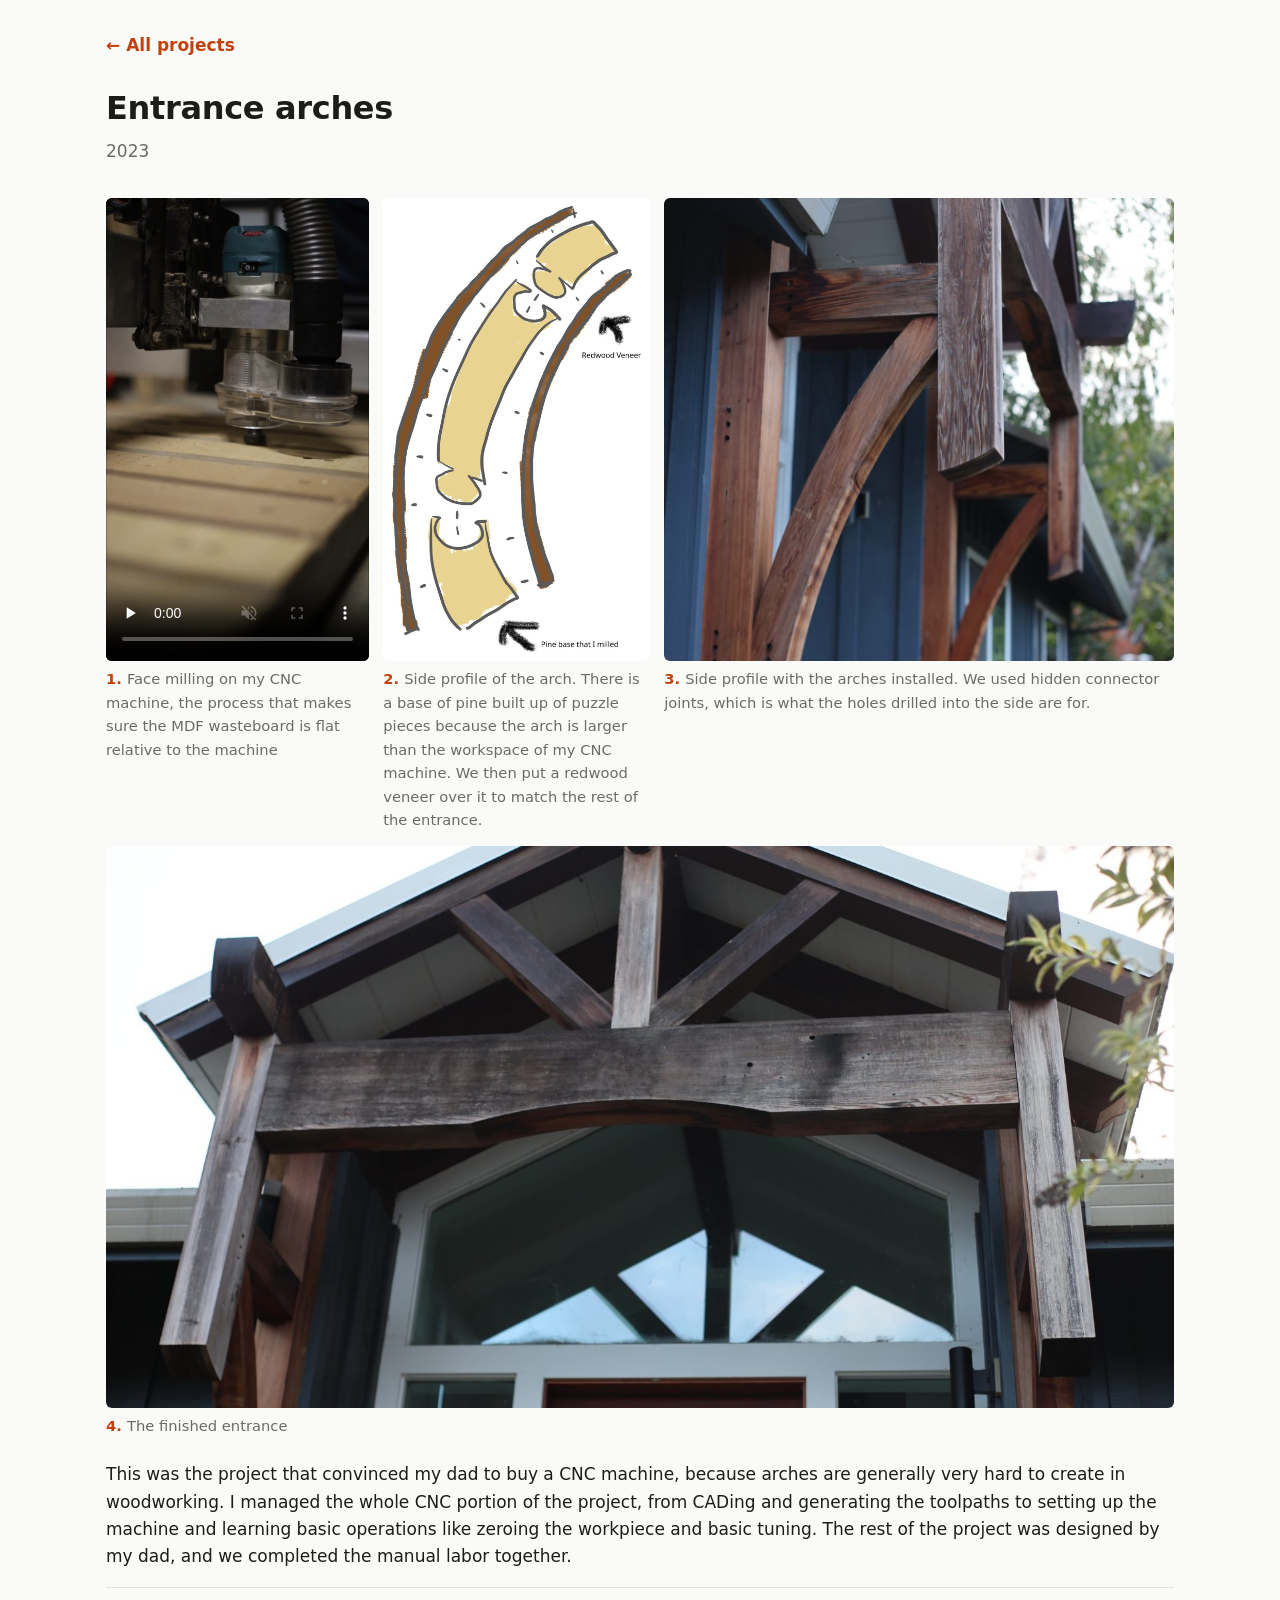
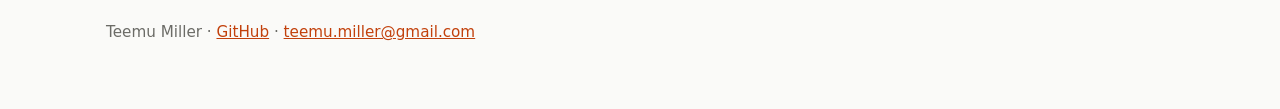
<file: projects/entrance.html>
<!doctype html>
<html lang="en">
<head>
<meta charset="utf-8">
<meta name="viewport" content="width=device-width, initial-scale=1">
<title>Entrance arches · Teemu Miller</title>
<link rel="stylesheet" href="../style.css">
</head>
<body>
<div class="wrap wide">
<a class="back" href="../index.html">← All projects</a>
<article class="project">
  <header class="project-head">
    <h1>Entrance arches</h1>
    <p class="meta">2023</p>
  </header>

  <div class="gallery process">
    <figure style="--ar:0.568">
      <video src="../images/cnc-face-mill.mp4" poster="../images/cnc-face-mill-poster.jpg" controls muted playsinline preload="none" aria-label="The CNC machine face milling the MDF wasteboard"></video>
      <figcaption>Face milling on my CNC machine, the process that makes sure the MDF wasteboard is flat relative to the machine</figcaption>
    </figure>
    <figure style="--ar:0.576">
      <img src="../images/entrance-arch-diagram.jpg" alt="Diagram of one curved brace: pine base segments milled with interlocking joints, between two layers of redwood veneer" loading="lazy">
      <figcaption>Side profile of the arch. There is a base of pine built up of puzzle pieces because the arch is larger than the workspace of my CNC machine. We then put a redwood veneer over it to match the rest of the entrance.</figcaption>
    </figure>
    <figure style="--ar:1.1">
      <img src="../images/entrance-2.jpg" alt="Side view of the curved arches installed on the entrance, with connector holes in the side" loading="lazy">
      <figcaption>Side profile with the arches installed. We used hidden connector joints, which is what the holes drilled into the side are for.</figcaption>
    </figure>
    <figure class="hero" style="--ar:1.9">
      <img src="../images/entrance-1.jpg" alt="Timber-frame entrance with a gabled roof over a glass front door" loading="lazy">
      <figcaption>The finished entrance</figcaption>
    </figure>
  </div>

  <p class="project-para">This was the project that convinced my dad to buy a CNC machine, because arches are generally very hard to create in woodworking. I managed the whole CNC portion of the project, from CADing and generating the toolpaths to setting up the machine and learning basic operations like zeroing the workpiece and basic tuning. The rest of the project was designed by my dad, and we completed the manual labor together.</p>
</article>

<footer>
  Teemu Miller · <a href="https://github.com/JeloBleb">GitHub</a> · <a href="mailto:teemu.miller@gmail.com">teemu.miller@gmail.com</a>
</footer>
</div>
<script src="../lightbox.js" defer></script>
</body>
</html>
</file>
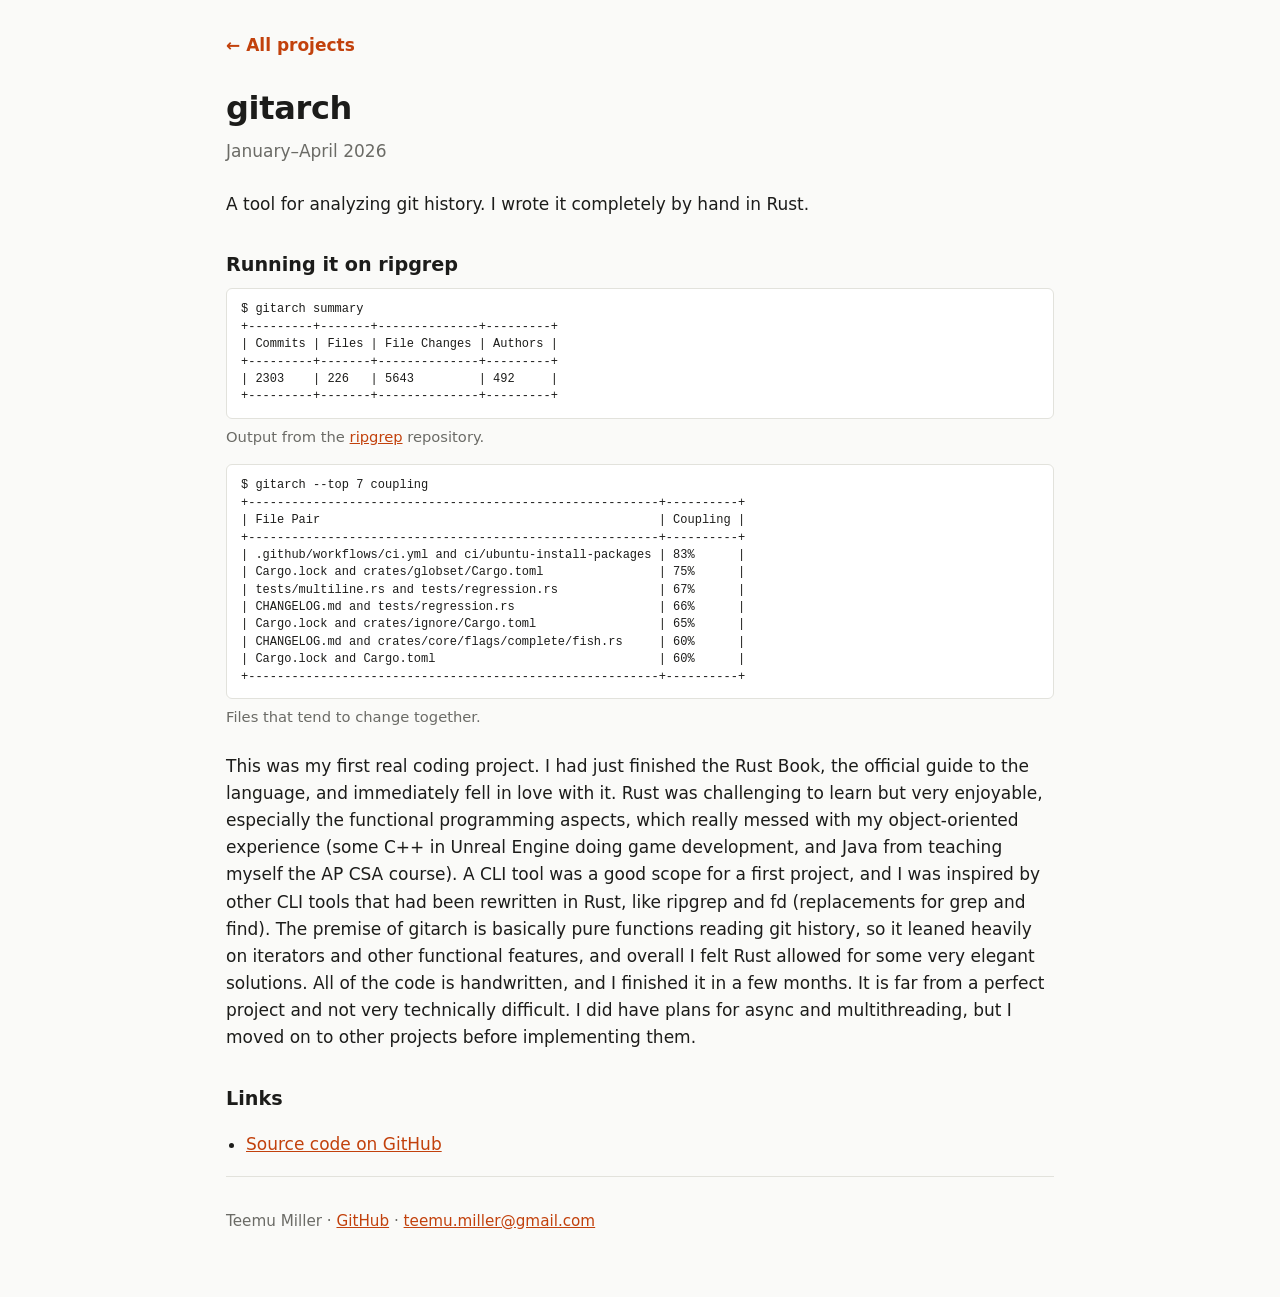
<file: projects/gitarch.html>
<!doctype html>
<html lang="en">
<head>
<meta charset="utf-8">
<meta name="viewport" content="width=device-width, initial-scale=1">
<title>gitarch · Teemu Miller</title>
<link rel="stylesheet" href="../style.css">
</head>
<body>
<div class="wrap">
<a class="back" href="../index.html">← All projects</a>
<article class="project">
  <header class="project-head">
    <h1>gitarch</h1>
    <p class="meta">January–April 2026</p>
  </header>

  <p>A tool for analyzing git history. I wrote it completely by hand in Rust.</p>

  <h2>Running it on ripgrep</h2>
  <figure class="term-fig">
    <pre class="term"><code>$ gitarch summary
+---------+-------+--------------+---------+
| Commits | Files | File Changes | Authors |
+---------+-------+--------------+---------+
| 2303    | 226   | 5643         | 492     |
+---------+-------+--------------+---------+</code></pre>
    <figcaption>Output from the <a href="https://github.com/BurntSushi/ripgrep">ripgrep</a> repository.</figcaption>
  </figure>
  <figure class="term-fig">
    <pre class="term"><code>$ gitarch --top 7 coupling
+---------------------------------------------------------+----------+
| File Pair                                               | Coupling |
+---------------------------------------------------------+----------+
| .github/workflows/ci.yml and ci/ubuntu-install-packages | 83%      |
| Cargo.lock and crates/globset/Cargo.toml                | 75%      |
| tests/multiline.rs and tests/regression.rs              | 67%      |
| CHANGELOG.md and tests/regression.rs                    | 66%      |
| Cargo.lock and crates/ignore/Cargo.toml                 | 65%      |
| CHANGELOG.md and crates/core/flags/complete/fish.rs     | 60%      |
| Cargo.lock and Cargo.toml                               | 60%      |
+---------------------------------------------------------+----------+</code></pre>
    <figcaption>Files that tend to change together.</figcaption>
  </figure>

  <p class="project-para">This was my first real coding project. I had just finished the Rust Book, the official guide to the language, and immediately fell in love with it. Rust was challenging to learn but very enjoyable, especially the functional programming aspects, which really messed with my object-oriented experience (some C++ in Unreal Engine doing game development, and Java from teaching myself the AP CSA course). A CLI tool was a good scope for a first project, and I was inspired by other CLI tools that had been rewritten in Rust, like ripgrep and fd (replacements for grep and find). The premise of gitarch is basically pure functions reading git history, so it leaned heavily on iterators and other functional features, and overall I felt Rust allowed for some very elegant solutions. All of the code is handwritten, and I finished it in a few months. It is far from a perfect project and not very technically difficult. I did have plans for async and multithreading, but I moved on to other projects before implementing them.</p>

  <h2>Links</h2>
  <ul class="links-list"><li><a href="https://github.com/JeloBleb/gitarch">Source code on GitHub</a></li></ul>
</article>

<footer>
  Teemu Miller · <a href="https://github.com/JeloBleb">GitHub</a> · <a href="mailto:teemu.miller@gmail.com">teemu.miller@gmail.com</a>
</footer>
</div>
<script src="../lightbox.js" defer></script>
</body>
</html>
</file>
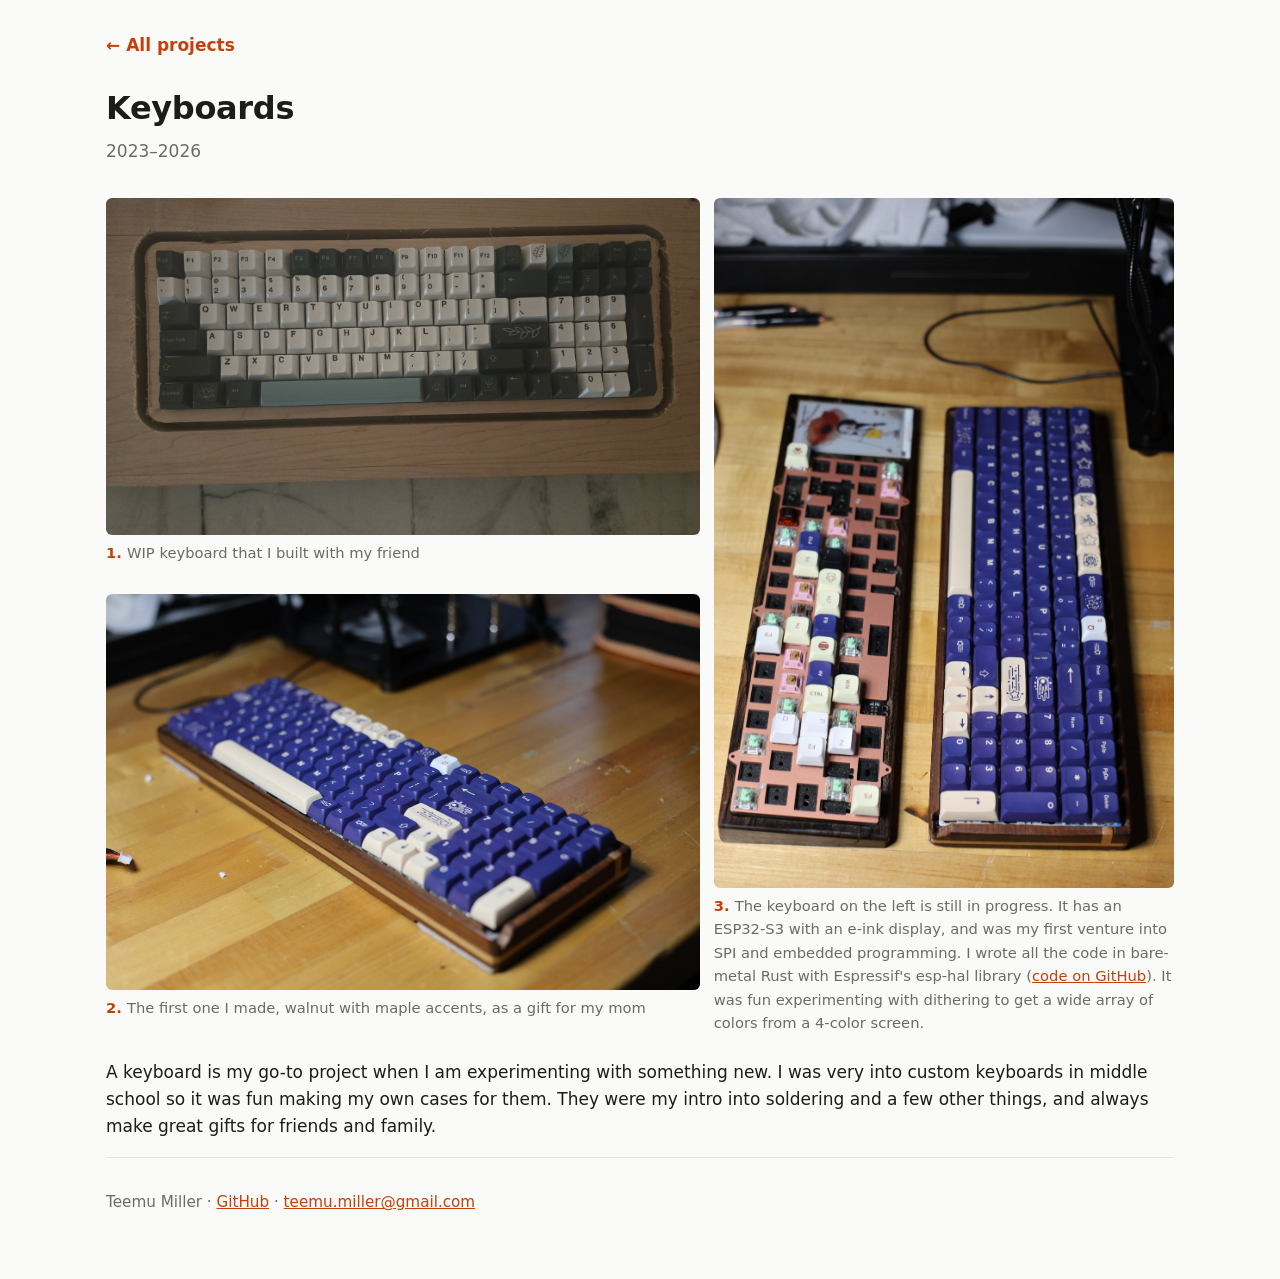
<file: projects/keyboards.html>
<!doctype html>
<html lang="en">
<head>
<meta charset="utf-8">
<meta name="viewport" content="width=device-width, initial-scale=1">
<title>Keyboards · Teemu Miller</title>
<link rel="stylesheet" href="../style.css">
</head>
<body>
<div class="wrap wide">
<a class="back" href="../index.html">← All projects</a>
<article class="project">
  <header class="project-head">
    <h1>Keyboards</h1>
    <p class="meta">2023–2026</p>
  </header>

  <div class="gallery process two-col">
    <figure class="hero" style="--ar:1.76">
      <img src="../images/keyboard-3.jpg" alt="Work-in-progress keyboard with white and dark green keycaps set into a wooden case" loading="lazy">
      <figcaption>WIP keyboard that I built with my friend</figcaption>
    </figure>
    <figure style="--ar:1.5">
      <img src="../images/keyboard-1.jpg" alt="Keyboard with a walnut and maple case and purple and cream keycaps" loading="lazy">
      <figcaption>The first one I made, walnut with maple accents, as a gift for my mom</figcaption>
    </figure>
    <figure class="tall" style="--ar:0.667">
      <img src="../images/keyboard-2.jpg" alt="In-progress keyboard with a copper-colored plate and an e-ink display, next to a finished keyboard" loading="lazy">
      <figcaption>The keyboard on the left is still in progress. It has an ESP32-S3 with an e-ink display, and was my first venture into SPI and embedded programming. I wrote all the code in bare-metal Rust with Espressif's esp-hal library (<a href="https://github.com/JeloBleb/eink">code on GitHub</a>). It was fun experimenting with dithering to get a wide array of colors from a 4-color screen.</figcaption>
    </figure>
  </div>

  <p class="project-para">A keyboard is my go-to project when I am experimenting with something new. I was very into custom keyboards in middle school so it was fun making my own cases for them. They were my intro into soldering and a few other things, and always make great gifts for friends and family.</p>
</article>

<footer>
  Teemu Miller · <a href="https://github.com/JeloBleb">GitHub</a> · <a href="mailto:teemu.miller@gmail.com">teemu.miller@gmail.com</a>
</footer>
</div>
<script src="../lightbox.js" defer></script>
</body>
</html>
</file>
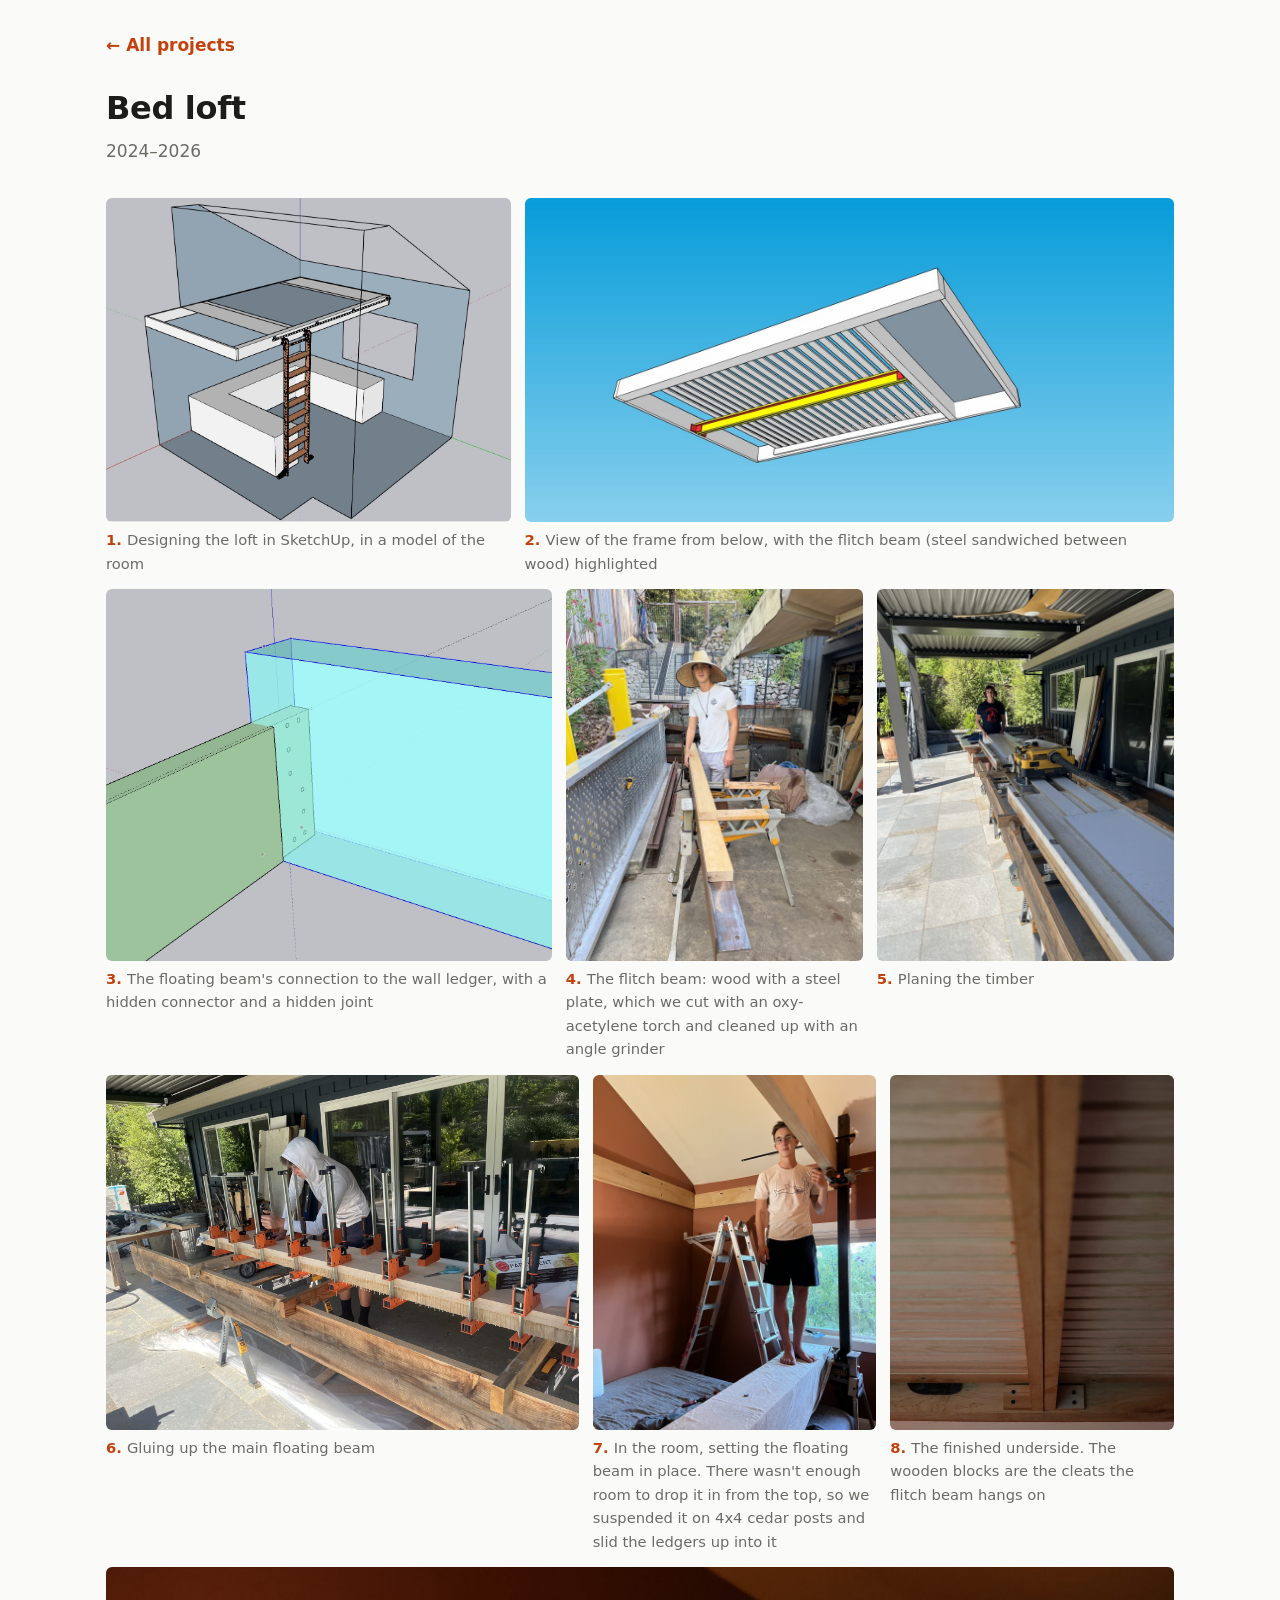
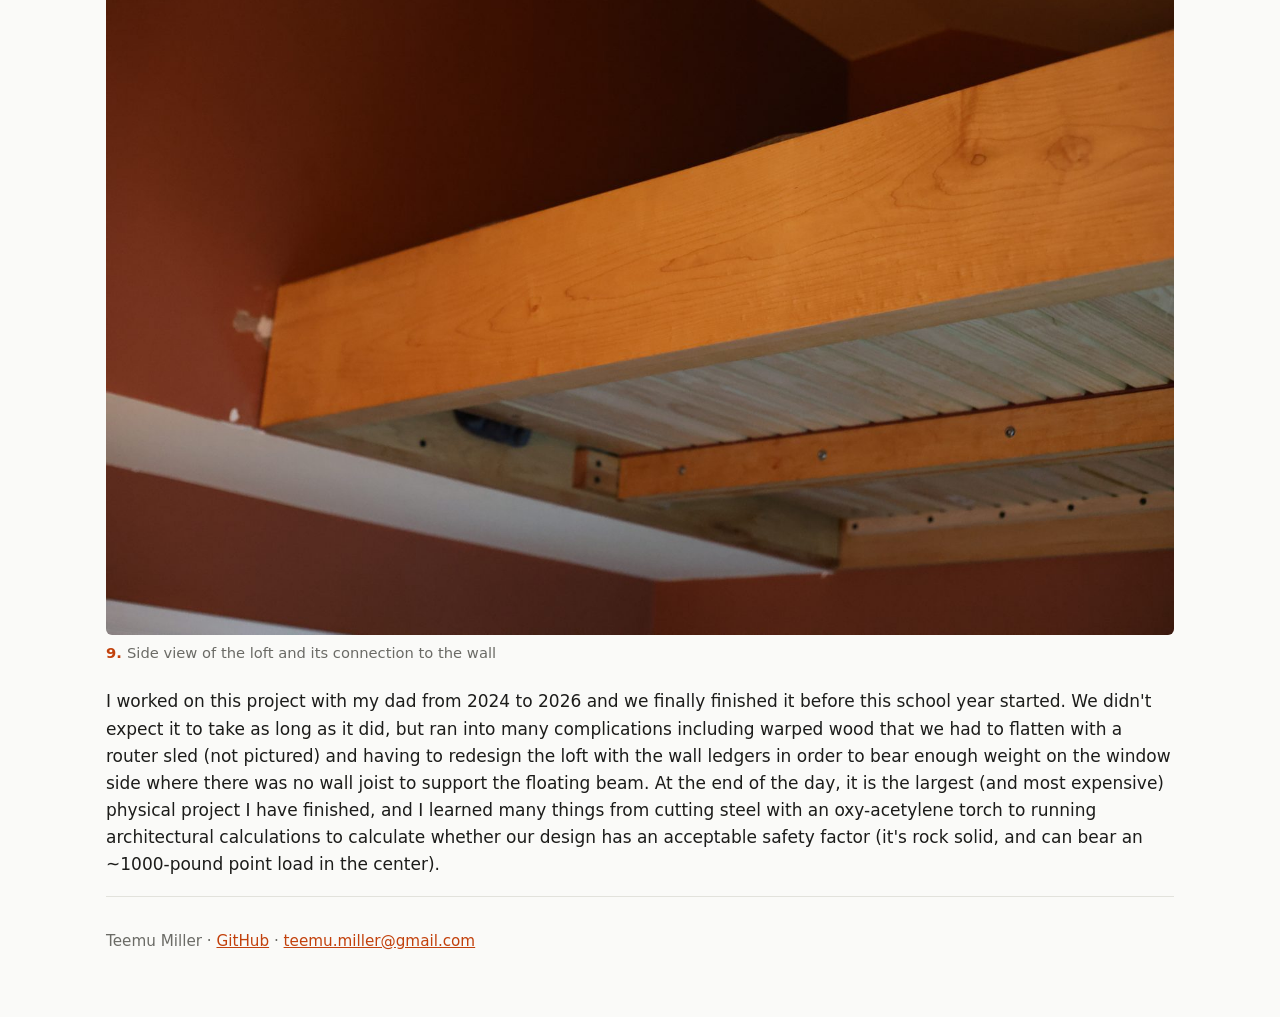
<file: projects/loft.html>
<!doctype html>
<html lang="en">
<head>
<meta charset="utf-8">
<meta name="viewport" content="width=device-width, initial-scale=1">
<title>Bed loft · Teemu Miller</title>
<link rel="stylesheet" href="../style.css">
</head>
<body>
<div class="wrap wide">
<a class="back" href="../index.html">← All projects</a>
<article class="project">
  <header class="project-head">
    <h1>Bed loft</h1>
    <p class="meta">2024–2026</p>
  </header>

  <div class="gallery process">
    <figure style="--ar:1.246">
      <img src="../images/loft-cad-room.jpg" alt="SketchUp model of the loft in the room, with a ladder" loading="lazy">
      <figcaption>Designing the loft in SketchUp, in a model of the room</figcaption>
    </figure>
    <figure style="--ar:2.0">
      <img src="../images/loft-cad-underside.jpg" alt="SketchUp view of the frame from below with the flitch beam highlighted in yellow" loading="lazy">
      <figcaption>View of the frame from below, with the flitch beam (steel sandwiched between wood) highlighted</figcaption>
    </figure>
    <figure style="--ar:1.2">
      <img src="../images/loft-cad-ledger.jpg" alt="SketchUp detail of the floating beam meeting the wall ledger" loading="lazy">
      <figcaption>The floating beam's connection to the wall ledger, with a hidden connector and a hidden joint</figcaption>
    </figure>
    <figure style="--ar:0.8">
      <img src="../images/loft-flitch.jpg" alt="Wood beam and steel plate on sawhorses outside" loading="lazy">
      <figcaption>The flitch beam: wood with a steel plate, which we cut with an oxy-acetylene torch and cleaned up with an angle grinder</figcaption>
    </figure>
    <figure style="--ar:0.8">
      <img src="../images/loft-progress-3.jpg" alt="Running a loft beam through a planer" loading="lazy">
      <figcaption>Planing the timber</figcaption>
    </figure>
    <figure style="--ar:1.333">
      <img src="../images/loft-progress-4.jpg" alt="Gluing up the floating beam with a row of clamps" loading="lazy">
      <figcaption>Gluing up the main floating beam</figcaption>
    </figure>
    <figure style="--ar:0.8">
      <img src="../images/loft-beam-up.jpg" alt="Standing on the floating beam in the room while it is set in place, with ledger boards on the walls" loading="lazy">
      <figcaption>In the room, setting the floating beam in place. There wasn't enough room to drop it in from the top, so we suspended it on 4x4 cedar posts and slid the ledgers up into it</figcaption>
    </figure>
    <figure style="--ar:0.8">
      <img src="../images/loft-3.jpg" alt="Underside of the loft, with wooden cleats holding the flitch beam" loading="lazy">
      <figcaption>The finished underside. The wooden blocks are the cleats the flitch beam hangs on</figcaption>
    </figure>
    <figure class="hero" style="--ar:1.6">
      <img style="object-position: center bottom" src="../images/loft-1.jpg" alt="Side view of the loft and its connection to the wall" loading="lazy">
      <figcaption>Side view of the loft and its connection to the wall</figcaption>
    </figure>
  </div>

  <p class="project-para">I worked on this project with my dad from 2024 to 2026 and we finally finished it before this school year started. We didn't expect it to take as long as it did, but ran into many complications including warped wood that we had to flatten with a router sled (not pictured) and having to redesign the loft with the wall ledgers in order to bear enough weight on the window side where there was no wall joist to support the floating beam. At the end of the day, it is the largest (and most expensive) physical project I have finished, and I learned many things from cutting steel with an oxy-acetylene torch to running architectural calculations to calculate whether our design has an acceptable safety factor (it's rock solid, and can bear an ~1000-pound point load in the center).</p>
</article>

<footer>
  Teemu Miller · <a href="https://github.com/JeloBleb">GitHub</a> · <a href="mailto:teemu.miller@gmail.com">teemu.miller@gmail.com</a>
</footer>
</div>
<script src="../lightbox.js" defer></script>
</body>
</html>
</file>
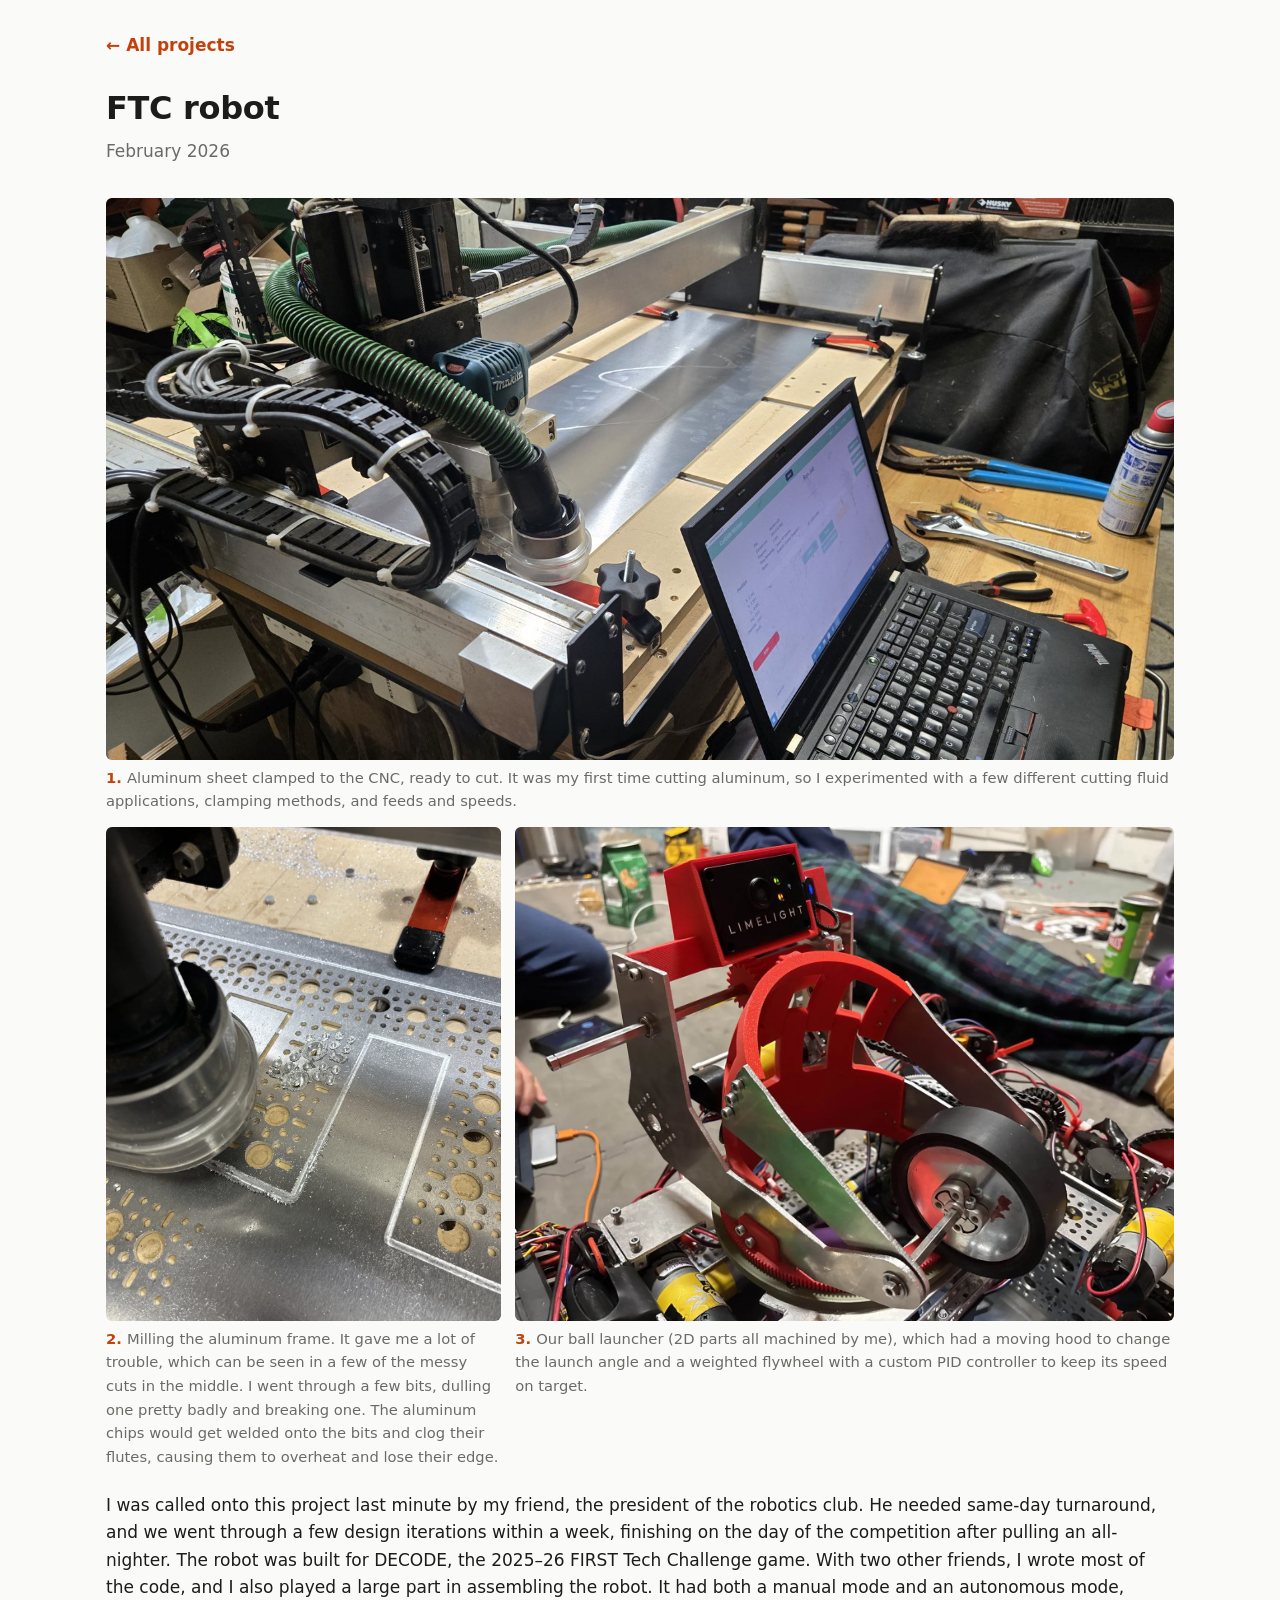
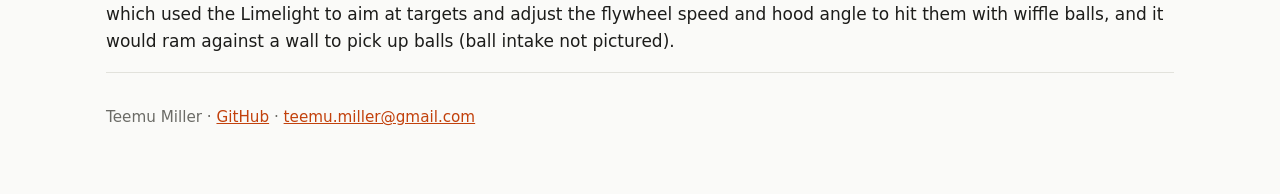
<file: projects/robotics.html>
<!doctype html>
<html lang="en">
<head>
<meta charset="utf-8">
<meta name="viewport" content="width=device-width, initial-scale=1">
<title>FTC robot · Teemu Miller</title>
<link rel="stylesheet" href="../style.css">
</head>
<body>
<div class="wrap wide">
<a class="back" href="../index.html">← All projects</a>
<article class="project">
  <header class="project-head">
    <h1>FTC robot</h1>
    <p class="meta">February 2026</p>
  </header>

  <div class="gallery process">
    <figure class="hero" style="--ar:1.9">
      <img src="../images/robotics-setup-1.jpg" alt="Aluminum sheet clamped on the CNC machine, with a laptop running the job" loading="lazy">
      <figcaption>Aluminum sheet clamped to the CNC, ready to cut. It was my first time cutting aluminum, so I experimented with a few different cutting fluid applications, clamping methods, and feeds and speeds.</figcaption>
    </figure>
    <figure style="--ar:0.8">
      <img src="../images/robotics-cut-1.jpg" alt="CNC milling the robot's aluminum frame" loading="lazy">
      <figcaption>Milling the aluminum frame. It gave me a lot of trouble, which can be seen in a few of the messy cuts in the middle. I went through a few bits, dulling one pretty badly and breaking one. The aluminum chips would get welded onto the bits and clog their flutes, causing them to overheat and lose their edge.</figcaption>
    </figure>
    <figure style="--ar:1.333">
      <img src="../images/robotics-robot-1.jpg" alt="The robot's ball launcher: aluminum plates around a red moving hood with a flywheel and a Limelight camera" loading="lazy">
      <figcaption>Our ball launcher (2D parts all machined by me), which had a moving hood to change the launch angle and a weighted flywheel with a custom PID controller to keep its speed on target.</figcaption>
    </figure>
  </div>

  <p class="project-para">I was called onto this project last minute by my friend, the president of the robotics club. He needed same-day turnaround, and we went through a few design iterations within a week, finishing on the day of the competition after pulling an all-nighter. The robot was built for DECODE, the 2025–26 FIRST Tech Challenge game. With two other friends, I wrote most of the code, and I also played a large part in assembling the robot. It had both a manual mode and an autonomous mode, which used the Limelight to aim at targets and adjust the flywheel speed and hood angle to hit them with wiffle balls, and it would ram against a wall to pick up balls (ball intake not pictured).</p>
</article>

<footer>
  Teemu Miller · <a href="https://github.com/JeloBleb">GitHub</a> · <a href="mailto:teemu.miller@gmail.com">teemu.miller@gmail.com</a>
</footer>
</div>
<script src="../lightbox.js" defer></script>
</body>
</html>
</file>
<file: style.css>
:root {
  --bg: #fafaf8;
  --fg: #1c1c1a;
  --muted: #6b6b66;
  --line: #e2e2dc;
  --card: #ffffff;
  --accent: #c2410c;
  --ph-bg: #efefe9;
  --todo-bg: #fff4d6;
  --todo-fg: #7a5200;
}
@media (prefers-color-scheme: dark) {
  :root {
    --bg: #141413;
    --fg: #ececE8;
    --muted: #9a9a93;
    --line: #2c2c29;
    --card: #1c1c1a;
    --accent: #f97316;
    --ph-bg: #232320;
    --todo-bg: #3a2f12;
    --todo-fg: #f2d38a;
  }
}

* { box-sizing: border-box; }
html { -webkit-text-size-adjust: 100%; }
body {
  margin: 0;
  background: var(--bg);
  color: var(--fg);
  font: 17px/1.6 system-ui, -apple-system, "Segoe UI", Roboto, sans-serif;
}
a { color: var(--accent); }
img { max-width: 100%; display: block; border-radius: 6px; }

.wrap { max-width: 860px; margin: 0 auto; padding: 0 16px; }

/* header */
.site-head { padding: 64px 0 40px; }
.site-head h1 { font-size: 2.4rem; margin: 0 0 8px; letter-spacing: -0.02em; }
.site-head p { margin: 0 0 16px; color: var(--muted); font-size: 1.15rem; }
.links { display: flex; gap: 20px; flex-wrap: wrap; }
.links a { text-decoration: none; font-weight: 600; }
.links a:hover { text-decoration: underline; }

/* sections */
section { padding: 32px 0; border-top: 1px solid var(--line); }
section > h2 {
  font-size: 0.85rem; text-transform: uppercase; letter-spacing: 0.08em;
  color: var(--muted); margin: 0 0 20px;
}

/* featured */
.featured { display: grid; gap: 24px; }
@media (min-width: 720px) { .featured { grid-template-columns: 1.2fr 1fr; align-items: center; } }
.featured h3 { font-size: 1.6rem; margin: 0 0 8px; }
.featured p { margin: 0 0 12px; }

/* grid */
.grid { display: grid; gap: 16px; grid-template-columns: repeat(auto-fill, minmax(240px, 1fr)); }
.card {
  display: block; text-decoration: none; color: inherit;
  background: var(--card); border: 1px solid var(--line); border-radius: 10px;
  overflow: hidden; transition: border-color .15s, transform .15s;
}
.card:hover { border-color: var(--accent); transform: translateY(-2px); }
.card .ph, .card img { border-radius: 0; aspect-ratio: 4 / 3; object-fit: cover; width: 100%; }
.card-body { padding: 12px 14px 16px; }
.card h3 { font-size: 1.05rem; margin: 0 0 4px; }
.card p { margin: 0; color: var(--muted); font-size: 0.95rem; }

/* placeholders — delete as you fill things in */
.ph {
  background: var(--ph-bg); border: 2px dashed var(--line); border-radius: 6px;
  aspect-ratio: 4 / 3; display: grid; place-items: center; text-align: center;
  color: var(--muted); font-size: 0.85rem; padding: 12px;
}
.todo {
  background: var(--todo-bg); color: var(--todo-fg);
  border-radius: 4px; padding: 1px 6px; font-size: 0.95em;
}

/* project pages */
.back { display: inline-block; margin: 32px 0 0; text-decoration: none; font-weight: 600; }
.project-head { padding: 24px 0 8px; }
.project-head h1 { font-size: 2rem; margin: 0 0 4px; letter-spacing: -0.01em; }
.project-head .meta { color: var(--muted); margin: 0; }
.gallery { display: grid; gap: 12px; grid-template-columns: repeat(auto-fill, minmax(220px, 1fr)); margin: 24px 0; }
.gallery .hero { grid-column: 1 / -1; }
.project h2 { font-size: 1.2rem; margin: 32px 0 8px; }
.project ul.links-list { padding-left: 20px; }

footer { padding: 32px 0 64px; border-top: 1px solid var(--line); color: var(--muted); font-size: 0.95rem; }

.art img { aspect-ratio: 1 / 1; object-fit: cover; width: 100%; }
.art { grid-template-columns: repeat(2, 1fr); }

.diagram { margin: 16px 0 8px; }
.diagram img { max-width: 560px; margin: 0 auto; background: #fff; }
.diagram figcaption { text-align: center; color: var(--muted); font-size: 0.95rem; margin-top: 8px; }

.videos { display: grid; gap: 12px; grid-template-columns: 1fr; align-items: start; }
@media (min-width: 720px) { .videos { grid-template-columns: 3fr 1fr; } }
.videos video { width: 100%; border-radius: 6px; background: #000; }

/* bebop diagrams */
.pipeline-wrap { margin: 0; overflow-x: auto; }
.pipeline { display: block; width: 100%; min-width: 560px; max-width: 760px; height: auto; margin: 0 auto; }
.pipeline-wrap figcaption { text-align: center; color: var(--muted); font-size: 0.95rem; margin-top: 8px; }
.pipeline .box { fill: var(--card); stroke: var(--line); stroke-width: 1.5; }
.pipeline .box.table { stroke: var(--accent); }
.pipeline .lane-bg { fill: var(--fg); fill-opacity: 0.035; }
.pipeline .lane-bg.table { fill: var(--accent); fill-opacity: 0.07; }
.pipeline .lane-label { fill: var(--muted); font: 700 11px system-ui, -apple-system, "Segoe UI", Roboto, sans-serif; letter-spacing: 0.08em; }
.pipeline .lane-label.table { fill: var(--accent); }
.pipeline .t { fill: var(--fg); font: 600 15px system-ui, -apple-system, "Segoe UI", Roboto, sans-serif; }
.pipeline .s { fill: var(--muted); font: 12.5px system-ui, -apple-system, "Segoe UI", Roboto, sans-serif; }
.pipeline .s.fg { fill: var(--fg); }
.pipeline .s.accent, .pipeline .mono.accent { fill: var(--accent); }
.pipeline .mono { fill: var(--fg); font: 12.5px ui-monospace, "SF Mono", Menlo, Consolas, monospace; }
.pipeline .a { stroke: var(--muted); stroke-width: 1.5; fill: none; }
.pipeline .a.table { stroke: var(--accent); }
.pipeline .a.dash { stroke-dasharray: 5 4; }
.pipeline .rule { stroke: var(--line); stroke-width: 1; }
.pipeline .m { fill: var(--muted); }
.pipeline .m.table { fill: var(--accent); }
.pipeline .num { fill: var(--muted); }
.pipeline .num.table { fill: var(--accent); }
.pipeline .num-t { fill: var(--card); font: 700 11px system-ui, -apple-system, "Segoe UI", Roboto, sans-serif; }
.pipeline .chip { fill: var(--bg); stroke: var(--line); }
.pipeline .chip.strong { stroke: var(--fg); stroke-width: 1.5; }
.pipeline .badge.ok { fill: #16a34a; }
.pipeline .badge.warn { fill: #d97706; }
.pipeline .badge.bad { fill: var(--accent); }
.pipeline .badge.muted { fill: var(--muted); }
.pipeline .badge-t { fill: #fff; font: 700 11px system-ui, -apple-system, "Segoe UI", Roboto, sans-serif; }
.pipeline .empty { fill: none; stroke: var(--accent); stroke-dasharray: 4 3; }

/* bebop before/after */
.ba { margin: 0; min-width: 0; }
.ba h3 { font-size: 0.85rem; text-transform: uppercase; letter-spacing: 0.06em; color: var(--muted); margin: 16px 0 8px; }
.ba img { width: 100%; border: 1px solid var(--line); background: #fff; }
.ba figcaption { color: var(--muted); font-size: 0.95rem; margin-top: 10px; }
.ba-arrow { color: var(--accent); font-weight: 600; font-size: 0.9rem; text-align: center; margin: 6px 0 !important; }
.ba-scroll { overflow-x: auto; border: 1px solid var(--line); border-radius: 6px; }
.ba-table { border-collapse: collapse; width: 100%; font: 12px/1.4 ui-monospace, "SF Mono", Menlo, Consolas, monospace; background: var(--card); }
.ba-table th, .ba-table td { padding: 4px 8px; text-align: right; white-space: nowrap; border-bottom: 1px solid var(--line); font-weight: 400; }
.ba-table th { color: var(--muted); }
.ba-table th:first-child, .ba-table td:first-child { text-align: left; }
.ba-table tr:last-child td { border-bottom: 0; }
.featured > * { min-width: 0; }
.compare td:first-child { white-space: normal; min-width: 180px; }

/* labeled process galleries: justified rows */
.wrap.wide { max-width: 1100px; }
.project { counter-reset: step; }
.process { display: flex; flex-wrap: wrap; gap: 14px; }
.process figure { counter-increment: step; flex: var(--ar) 1 calc(var(--ar) * 300px); min-width: 0; }
.process .hero { flex-basis: 100%; }
.process img { width: 100%; height: auto; aspect-ratio: var(--ar); object-fit: cover; object-position: center 35%; }
.process figcaption { font-size: 0.92rem; color: var(--muted); margin-top: 6px; }
.process figcaption::before { content: counter(step) ". "; font-weight: 700; color: var(--accent); }
.gallery figure { margin: 0; min-width: 0; }
.videos figure { margin: 0; }
.videos figcaption { font-size: 0.92rem; color: var(--muted); margin-top: 6px; }
.project-para { margin-top: 24px; }

/* click-to-enlarge */
img.zoomable { cursor: zoom-in; }
img.zoomable:focus-visible { outline: 2px solid var(--accent); outline-offset: 2px; }
.lightbox { border: 0; padding: 0; margin: auto; background: transparent; max-width: 100vw; max-height: 100vh; overflow: hidden; cursor: zoom-out; }
.lightbox::backdrop { background: rgba(0, 0, 0, 0.85); }
.lightbox img { display: block; max-width: 95vw; max-height: 95vh; width: auto; height: auto; border-radius: 4px; background: #fff; }
.process video { display: block; width: 100%; height: auto; aspect-ratio: var(--ar); object-fit: contain; border-radius: 6px; background: #000; }

/* keyboards: tall photo spanning both rows */
@media (min-width: 720px) {
  .process.two-col { display: grid; grid-template-columns: 1.29fr 1fr; align-items: start; }
  .process.two-col .hero { grid-column: 1; }
  .process.two-col .tall { grid-column: 2; grid-row: 1 / span 2; }
}
.videos figure { counter-increment: step; }
.videos figcaption::before { content: counter(step) ". "; font-weight: 700; color: var(--accent); }

/* terminal output */
.term { margin: 0; padding: 12px 14px; overflow-x: auto; border: 1px solid var(--line); border-radius: 6px; background: var(--card); font: 12px/1.45 ui-monospace, "SF Mono", Menlo, Consolas, monospace; }
.term-fig { margin: 0 0 16px; }
.term-fig figcaption { font-size: 0.92rem; color: var(--muted); margin-top: 6px; }
.featured.second { margin-top: 28px; }
.art-caption { margin: 0 0 12px; }
.project-lede { margin: 4px 0 0; color: var(--muted); }
</file>
